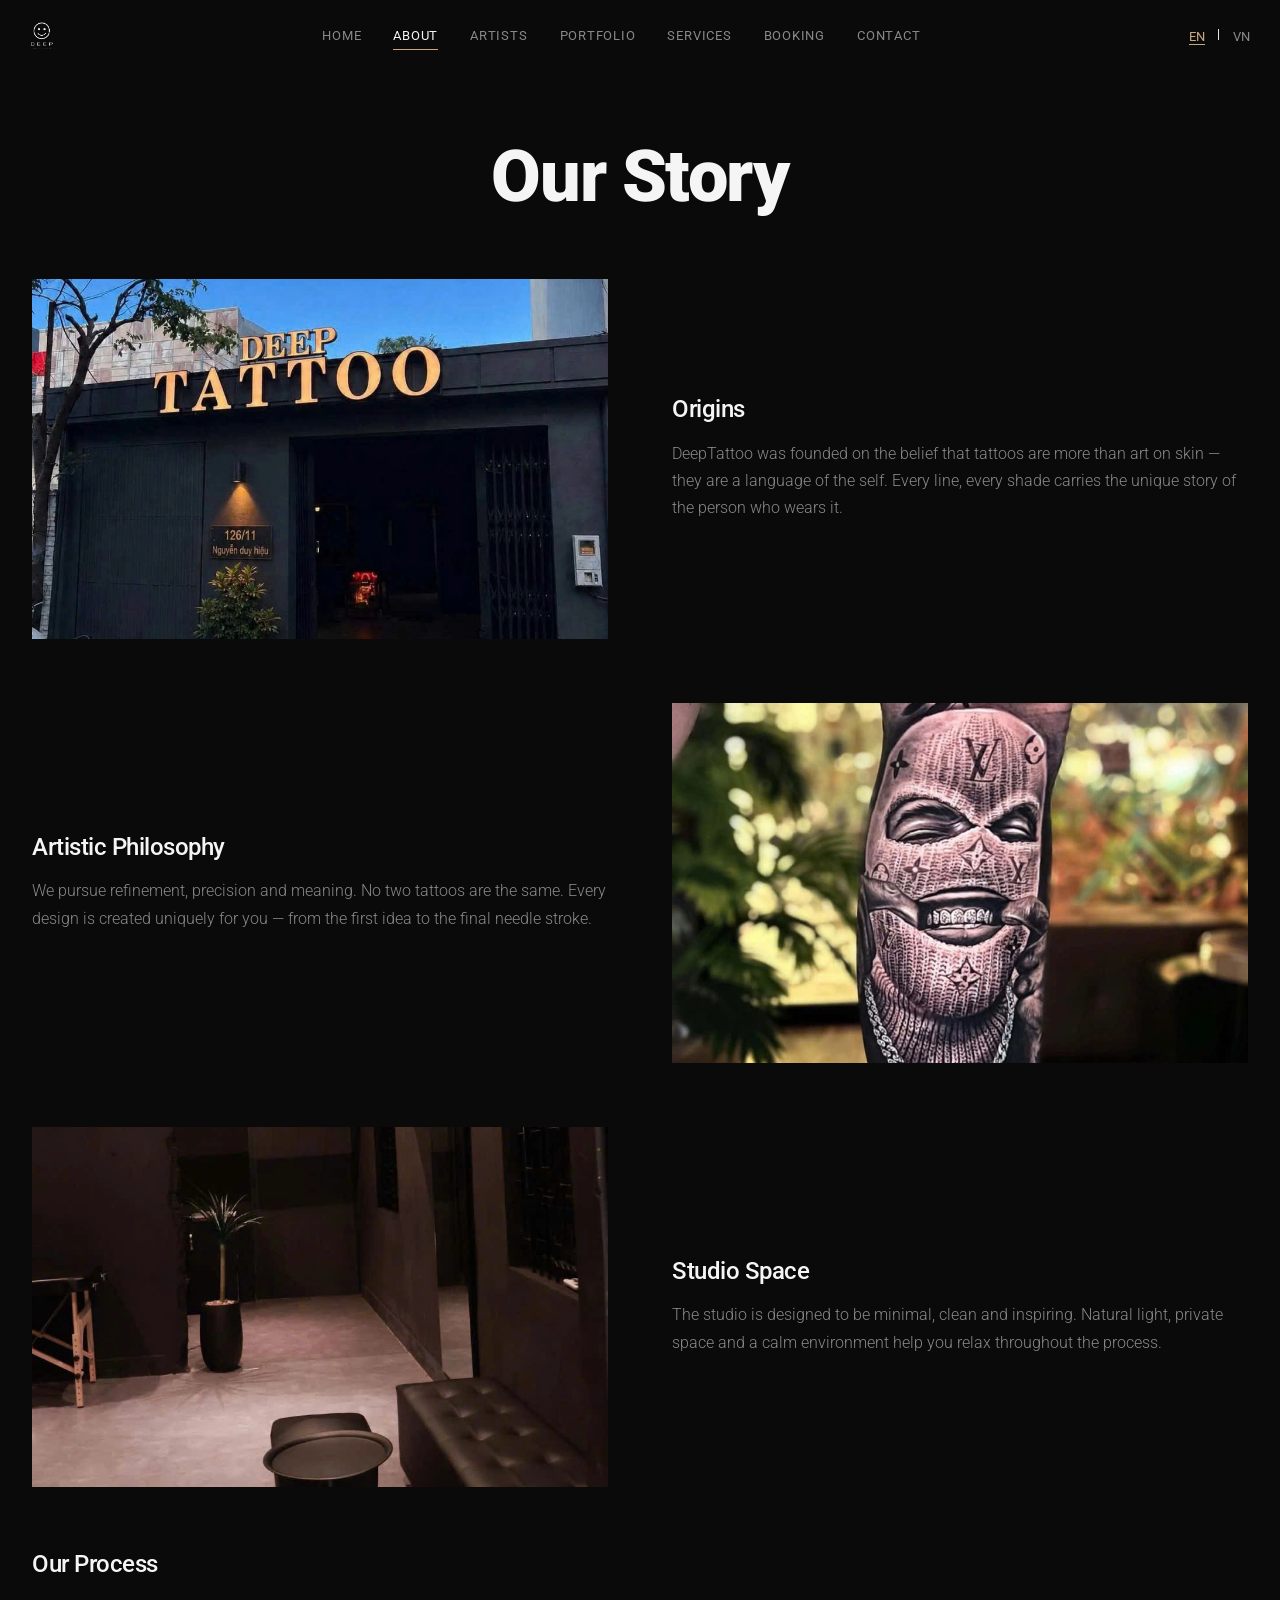
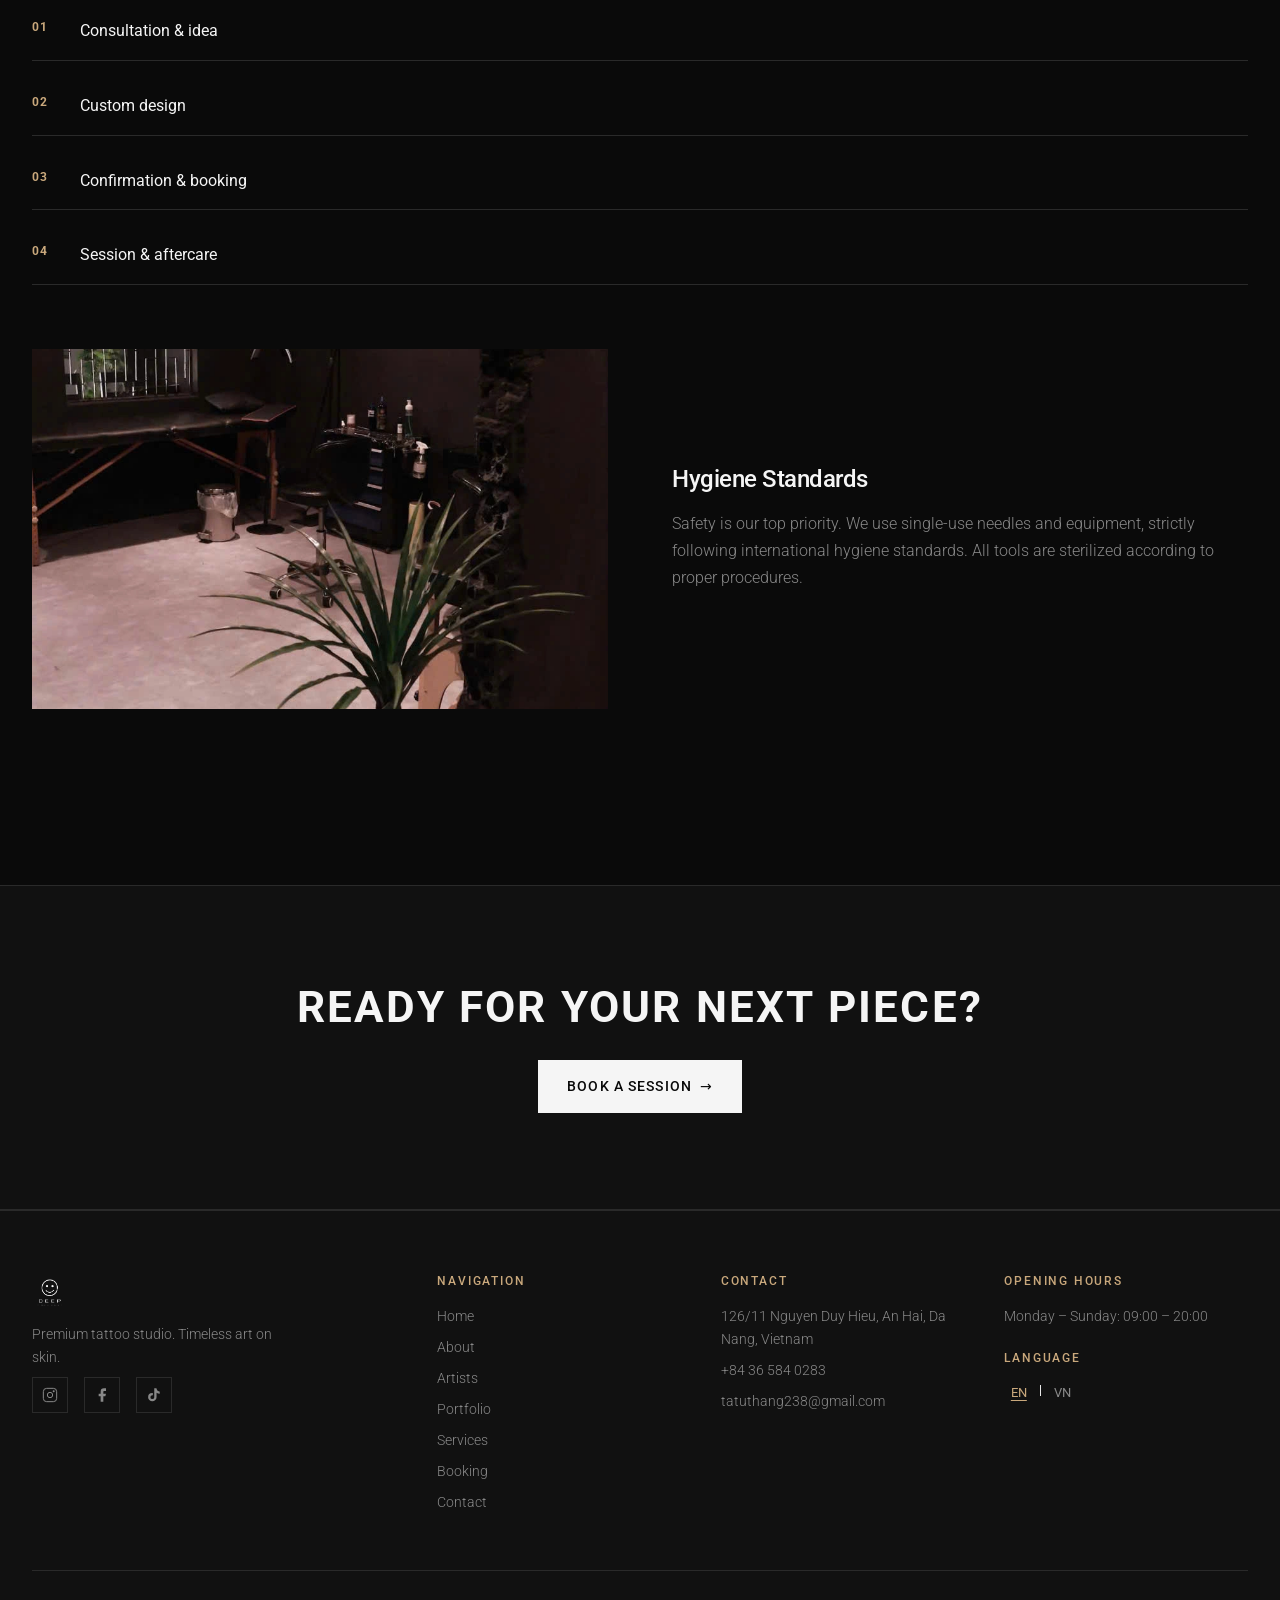
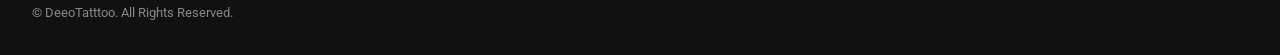
<file: about.html>
<!DOCTYPE html>
<html lang="vi">
<head>
  <meta charset="UTF-8" />
  <meta name="viewport" content="width=device-width, initial-scale=1.0" />
  <title>AETHER — Giới thiệu</title>
  <meta name="description" content="Câu chuyện, triết lý và không gian của AETHER Tattoo Studio." />
  <link rel="icon" href="data:image/svg+xml,<svg xmlns='http://www.w3.org/2000/svg' viewBox='0 0 100 100'><text y='.9em' font-size='90'>✦</text></svg>" />
  <link rel="preconnect" href="https://fonts.googleapis.com" />
  <link rel="preconnect" href="https://fonts.gstatic.com" crossorigin />
  <link href="https://fonts.googleapis.com/css2?family=Roboto:wght@300;400;500;700;900&display=swap" rel="stylesheet" />
  <link rel="stylesheet" href="css/style.css" />
  <link rel="stylesheet" href="css/responsive.css" />
  <link rel="stylesheet" href="css/animations.css" />
</head>
<body>
  <div class="page-loader">
    <div class="loader-logo"><img src="assets/images/logo.webp" alt="AETHER" width="160" height="48" /></div>
  </div>

  <header class="site-header">
    <div class="header-inner">
      <a href="index.html" class="logo"><img src="assets/images/logo.webp" alt="AETHER" class="logo-img" width="140" height="42" /></a>
      <nav class="nav-desktop" aria-label="Main">
        <a href="index.html" data-i18n="nav_home">Trang chủ</a>
        <a href="about.html" class="active" data-i18n="nav_about">Giới thiệu</a>
        <a href="artists.html" data-i18n="nav_artists">Nghệ sĩ</a>
        <a href="portfolio.html" data-i18n="nav_portfolio">Tác phẩm</a>
        <a href="services.html" data-i18n="nav_services">Dịch vụ</a>
        <a href="booking.html" data-i18n="nav_booking">Đặt lịch</a>
        <a href="contact.html" data-i18n="nav_contact">Liên hệ</a>
      </nav>
      <div class="header-actions">
        <div class="lang-switcher">
          <button class="lang-btn active" data-lang="en" type="button">EN</button>
          <span>|</span>
          <button class="lang-btn" data-lang="vi" type="button">VN</button>
        </div>
        <button class="menu-toggle" aria-label="Menu" aria-expanded="false" type="button">
          <span></span><span></span><span></span>
        </button>
      </div>
    </div>
  </header>

  <nav class="mobile-nav">
    <a href="index.html" data-i18n="nav_home">Trang chủ</a>
    <a href="about.html" data-i18n="nav_about">Giới thiệu</a>
    <a href="artists.html" data-i18n="nav_artists">Nghệ sĩ</a>
    <a href="portfolio.html" data-i18n="nav_portfolio">Tác phẩm</a>
    <a href="services.html" data-i18n="nav_services">Dịch vụ</a>
    <a href="booking.html" data-i18n="nav_booking">Đặt lịch</a>
    <a href="contact.html" data-i18n="nav_contact">Liên hệ</a>
  </nav>

  <main>
    <section class="page-hero">
      <div class="container">
        <h1 class="reveal" data-i18n="about_title">Câu Chuyện Của Chúng Tôi</h1>
      </div>
    </section>

    <section class="section" style="padding-top:0">
      <div class="container">
        <div class="about-section reveal">
          <div class="about-section-image">
            <img src="assets/images/4.webp" alt="Studio origins" loading="lazy" />
          </div>
          <div class="about-section-text">
            <h3 data-i18n="about_story_title">Nguồn Gốc</h3>
            <p data-i18n="about_story_text">AETHER được thành lập với niềm tin rằng hình xăm không chỉ là nghệ thuật trên da — đó là ngôn ngữ của bản thân. Mỗi đường nét, mỗi bóng đổ đều mang theo câu chuyện riêng của người mang nó.</p>
          </div>
        </div>

        <div class="about-section reveal">
          <div class="about-section-image">
            <img src="assets/images/studio/6.webp" alt="Artistic philosophy" loading="lazy" />
          </div>
          <div class="about-section-text">
            <h3 data-i18n="about_philosophy_title">Triết Lý Nghệ Thuật</h3>
            <p data-i18n="about_philosophy_text">Chúng tôi theo đuổi sự tinh tế, chính xác và ý nghĩa. Không có hình xăm nào giống nhau. Mỗi thiết kế được tạo ra riêng biệt cho bạn — từ ý tưởng đầu tiên đến đường kim cuối cùng.</p>
          </div>
        </div>

        <div class="about-section reveal">
          <div class="about-section-image">
            <img src="assets/images/1.webp" alt="Studio space" loading="lazy" />
          </div>
          <div class="about-section-text">
            <h3 data-i18n="about_space_title">Không Gian Studio</h3>
            <p data-i18n="about_space_text">Studio được thiết kế tối giản, sạch sẽ và truyền cảm hứng. Ánh sáng tự nhiên, không gian riêng tư và môi trường yên tĩnh giúp bạn thư giãn trong suốt quá trình.</p>
          </div>
        </div>

        <div class="about-section reveal" style="direction:ltr">
          <div class="about-section-text" style="grid-column:1/-1">
            <h3 data-i18n="about_process_title">Quy Trình Làm Việc</h3>
            <div class="process-list">
              <div class="process-item">
                <span class="process-num">01</span>
                <span data-i18n="about_process_1">Tư vấn & ý tưởng</span>
              </div>
              <div class="process-item">
                <span class="process-num">02</span>
                <span data-i18n="about_process_2">Thiết kế riêng</span>
              </div>
              <div class="process-item">
                <span class="process-num">03</span>
                <span data-i18n="about_process_3">Xác nhận & lịch hẹn</span>
              </div>
              <div class="process-item">
                <span class="process-num">04</span>
                <span data-i18n="about_process_4">Thực hiện & chăm sóc</span>
              </div>
            </div>
          </div>
        </div>

        <div class="about-section reveal">
          <div class="about-section-image">
            <img src="assets/images/3.webp" alt="Hygiene standards" loading="lazy" />
          </div>
          <div class="about-section-text">
            <h3 data-i18n="about_hygiene_title">Tiêu Chuẩn Vệ Sinh</h3>
            <p data-i18n="about_hygiene_text">An toàn là ưu tiên hàng đầu. Chúng tôi sử dụng kim và dụng cụ một lần, tuân thủ nghiêm ngặt các tiêu chuẩn vệ sinh quốc tế. Mọi thiết bị đều được tiệt trùng đúng quy trình.</p>
          </div>
        </div>
      </div>
    </section>

    <section class="cta-section reveal">
      <h2 data-i18n="cta_title">SẴN SÀNG CHO TÁC PHẨM TIẾP THEO?</h2>
      <a href="booking.html" class="btn btn-primary">
        <span data-i18n="cta_button">Đặt Lịch Ngay</span>
        <span class="arrow">→</span>
      </a>
    </section>
  </main>

  <footer class="site-footer">
    <div class="container">
      <div class="footer-grid">
        <div class="footer-brand">
          <a href="index.html" class="logo"><img src="assets/images/logo.webp" alt="AETHER" class="logo-img" width="140" height="42" /></a>
          <p data-i18n="footer_desc">Studio xăm hình cao cấp. Nghệ thuật vĩnh cửu trên da.</p>
          <div class="footer-social">
            <a href="https://www.instagram.com/deeptattoo_studio" target="_blank" rel="noopener" aria-label="Instagram"><svg viewBox="0 0 24 24" fill="none" stroke="currentColor" stroke-width="1.5"><rect x="2" y="2" width="20" height="20" rx="5"/><circle cx="12" cy="12" r="4"/><circle cx="17.5" cy="6.5" r="1.5" fill="currentColor" stroke="none"/></svg></a>
            <a href="https://www.facebook.com/deeptattoo.studio121" target="_blank" rel="noopener" aria-label="Facebook"><svg viewBox="0 0 24 24" fill="currentColor"><path d="M18 2h-3a5 5 0 00-5 5v3H7v4h3v8h4v-8h3l1-4h-4V7a1 1 0 011-1h3z"/></svg></a>
            <a href="#" onclick="return false" target="_blank" rel="noopener" aria-label="TikTok"><svg viewBox="0 0 24 24" fill="currentColor"><path d="M19.59 6.69a4.83 4.83 0 01-3.77-4.25V2h-3.45v13.67a2.89 2.89 0 01-2.88 2.5 2.89 2.89 0 01-2.89-2.89 2.89 2.89 0 012.89-2.89c.28 0 .54.04.79.1v-3.5a6.37 6.37 0 00-.79-.05A6.34 6.34 0 003.15 15.2a6.34 6.34 0 006.34 6.34 6.34 6.34 0 006.34-6.34V8.75a8.18 8.18 0 004.76 1.52V6.84a4.84 4.84 0 01-1-.15z"/></svg></a>
          </div>
        </div>
        <div class="footer-col">
          <h4 data-i18n="footer_nav">Điều hướng</h4>
          <a href="index.html" data-i18n="nav_home">Trang chủ</a>
          <a href="about.html" data-i18n="nav_about">Giới thiệu</a>
          <a href="artists.html" data-i18n="nav_artists">Nghệ sĩ</a>
          <a href="portfolio.html" data-i18n="nav_portfolio">Tác phẩm</a>
          <a href="services.html" data-i18n="nav_services">Dịch vụ</a>
          <a href="booking.html" data-i18n="nav_booking">Đặt lịch</a>
          <a href="contact.html" data-i18n="nav_contact">Liên hệ</a>
        </div>
        <div class="footer-col">
          <h4 data-i18n="footer_contact">Liên hệ</h4>
          <p data-config-address>126/11, Nguyễn Duy Hiệu, An Hải, Đà Nẵng</p>
          <a href="tel:+84365840283">+84 36 584 0283</a>
          <a href="mailto:tatuthang238@gmail.com">tatuthang238@gmail.com</a>
        </div>
        <div class="footer-col">
          <h4 data-i18n="footer_hours">Giờ mở cửa</h4>
          <p data-config-hours>Thứ 2 – Chủ nhật: 10:00 – 20:00</p>
          <h4 style="margin-top:1.5rem" data-i18n="footer_language">Ngôn ngữ</h4>
          <div class="lang-switcher">
            <button class="lang-btn active" data-lang="en" type="button">EN</button>
            <span>|</span>
            <button class="lang-btn" data-lang="vi" type="button">VN</button>
          </div>
        </div>
      </div>
      <div class="footer-bottom">
        <p>© DeeoTatttoo. <a href="https://www.facebook.com/duytam204" target="_blank" rel="noopener" > <span data-i18n="footer_rights">Develop by Harry.</span> </a></p> 
      </div>
    </div>
  </footer>

  <script src="js/config.js"></script>
  <script src="js/language.js"></script>
  <script src="js/main.js"></script>
</body>
</html>
</file>
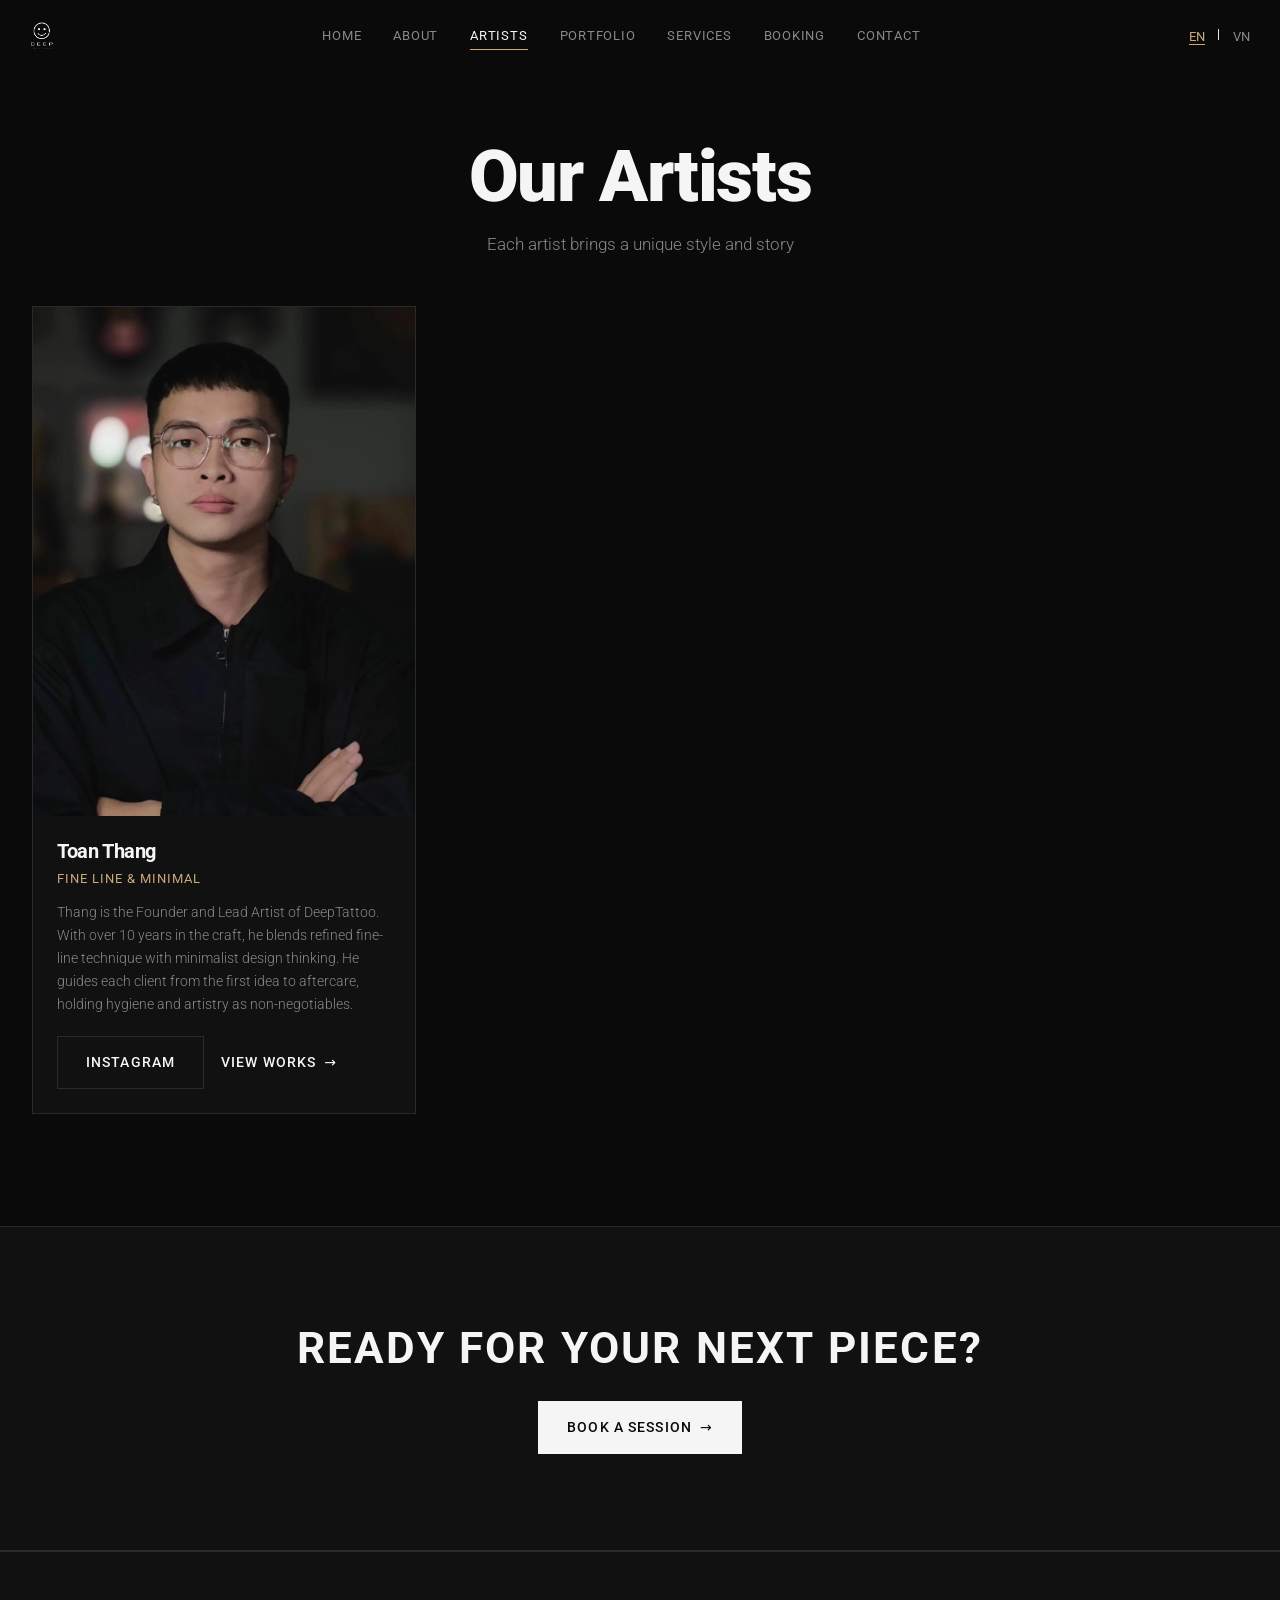
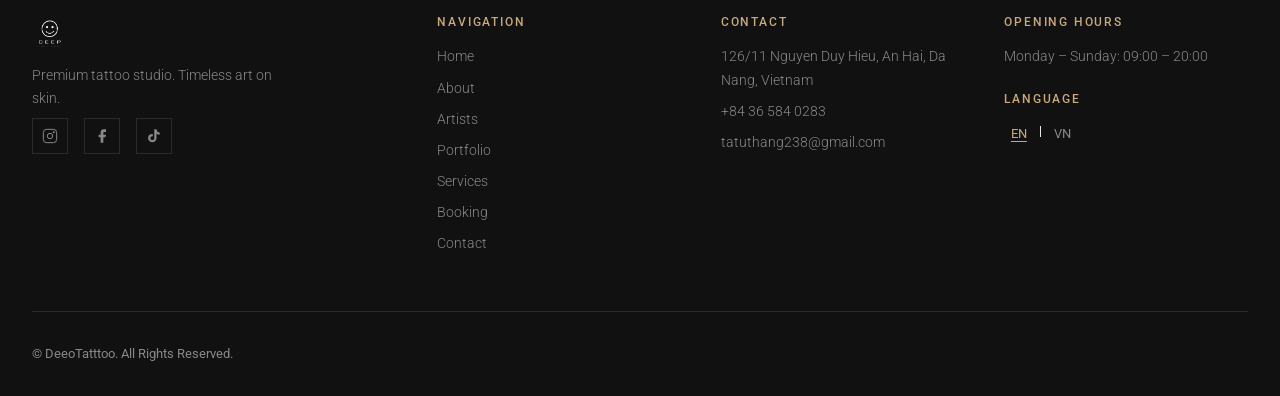
<file: artists.html>
<!DOCTYPE html>
<html lang="vi">
<head>
  <meta charset="UTF-8" />
  <meta name="viewport" content="width=device-width, initial-scale=1.0" />
  <title>DeepTattoo — Nghệ sĩ</title>
  <meta name="description" content="Gặp gỡ các tattoo artist tại DeepTattoo Studio." />
  <link rel="icon" href="data:image/svg+xml,<svg xmlns='http://www.w3.org/2000/svg' viewBox='0 0 100 100'><text y='.9em' font-size='90'>✦</text></svg>" />
  <link rel="preconnect" href="https://fonts.googleapis.com" />
  <link rel="preconnect" href="https://fonts.gstatic.com" crossorigin />
  <link href="https://fonts.googleapis.com/css2?family=Roboto:wght@300;400;500;700;900&display=swap" rel="stylesheet" />
  <link rel="stylesheet" href="css/style.css" />
  <link rel="stylesheet" href="css/responsive.css" />
  <link rel="stylesheet" href="css/animations.css" />
</head>
<body>
  <div class="page-loader">
    <div class="loader-logo"><img src="assets/images/logo.webp" alt="DeepTattoo" width="160" height="48" /></div>
  </div>

  <header class="site-header">
    <div class="header-inner">
      <a href="index.html" class="logo"><img src="assets/images/logo.webp" alt="DeepTattoo" class="logo-img" width="140" height="42" /></a>
      <nav class="nav-desktop" aria-label="Main">
        <a href="index.html" data-i18n="nav_home">Trang chủ</a>
        <a href="about.html" data-i18n="nav_about">Giới thiệu</a>
        <a href="artists.html" class="active" data-i18n="nav_artists">Nghệ sĩ</a>
        <a href="portfolio.html" data-i18n="nav_portfolio">Tác phẩm</a>
        <a href="services.html" data-i18n="nav_services">Dịch vụ</a>
        <a href="booking.html" data-i18n="nav_booking">Đặt lịch</a>
        <a href="contact.html" data-i18n="nav_contact">Liên hệ</a>
      </nav>
      <div class="header-actions">
        <div class="lang-switcher">
          <button class="lang-btn active" data-lang="en" type="button">EN</button>
          <span>|</span>
          <button class="lang-btn" data-lang="vi" type="button">VN</button>
        </div>
        <button class="menu-toggle" aria-label="Menu" aria-expanded="false" type="button">
          <span></span><span></span><span></span>
        </button>
      </div>
    </div>
  </header>

  <nav class="mobile-nav">
    <a href="index.html" data-i18n="nav_home">Trang chủ</a>
    <a href="about.html" data-i18n="nav_about">Giới thiệu</a>
    <a href="artists.html" data-i18n="nav_artists">Nghệ sĩ</a>
    <a href="portfolio.html" data-i18n="nav_portfolio">Tác phẩm</a>
    <a href="services.html" data-i18n="nav_services">Dịch vụ</a>
    <a href="booking.html" data-i18n="nav_booking">Đặt lịch</a>
    <a href="contact.html" data-i18n="nav_contact">Liên hệ</a>
  </nav>

  <main>
    <section class="page-hero">
      <div class="container">
        <h1 class="reveal" data-i18n="artists_title">Nghệ Sĩ Của Chúng Tôi</h1>
        <p class="section-subtitle reveal" data-i18n="artists_subtitle">Mỗi nghệ sĩ mang một phong cách và câu chuyện riêng</p>
      </div>
    </section>

    <section class="section" style="padding-top:0">
      <div class="container">
        <div class="artists-grid" style="max-width:100%">
          <article class="artist-card reveal">
            <div class="artist-portrait">
              <img src="assets/images/artists/avt.webp" alt="Toan Thang" loading="lazy" />
            </div>
            <div class="artist-info">
              <h3 class="artist-name">Toan Thang</h3>
              <p class="artist-specialty" data-artist-specialty="linh">Fine Line & Minimal</p>
              <p class="artist-bio" data-artist-bio="thang">Thắng chuyên về fine line và minimal tattoo với hơn 10 năm kinh nghiệm. Phong cách của anh ấy tinh tế, thanh lịch và đầy cảm xúc.</p>
              <div class="artist-actions">
                <a href="https://www.instagram.com/toanthang.tattoo" target="_blank" rel="noopener" class="btn btn-outline" data-i18n="instagram">Instagram</a>
                <a href="portfolio.html" class="btn btn-ghost"><span data-i18n="view_portfolio">Xem Tác Phẩm</span> <span class="arrow">→</span></a>
              </div>
            </div>
          </article>

          <!-- <article class="artist-card reveal">
            <div class="artist-portrait">
              <img src="assets/images/artists/avt.jpg" alt="Khoa Tran" loading="lazy" />
            </div>
            <div class="artist-info">
              <h3 class="artist-name">Khoa Tran</h3>
              <p class="artist-specialty" data-artist-specialty="khoa">Blackwork & Japanese</p>
              <p class="artist-bio" data-artist-bio="khoa">Khoa là bậc thầy về blackwork và Japanese tattoo. Những tác phẩm của anh mang đậm tính biểu tượng và sức mạnh.</p>
              <div class="artist-actions">
                <a href="https://www.instagram.com/toanthang.tattoo" target="_blank" rel="noopener" class="btn btn-outline" data-i18n="instagram">Instagram</a>
                <a href="portfolio.html" class="btn btn-ghost"><span data-i18n="view_portfolio">Xem Tác Phẩm</span> <span class="arrow">→</span></a>
              </div>
            </div>
          </article>

          <article class="artist-card reveal">
            <div class="artist-portrait">
              <img src="assets/images/artists/avt.jpg" alt="Mai Pham" loading="lazy" />
            </div>
            <div class="artist-info">
              <h3 class="artist-name">Mai Pham</h3>
              <p class="artist-specialty" data-artist-specialty="mai">Realism & Portrait</p>
              <p class="artist-bio" data-artist-bio="mai">Mai nổi tiếng với khả năng vẽ realism và chân dung siêu thực. Mỗi tác phẩm của cô như một bức tranh sống.</p>
              <div class="artist-actions">
                <a href="https://www.instagram.com/toanthang.tattoo" target="_blank" rel="noopener" class="btn btn-outline" data-i18n="instagram">Instagram</a>
                <a href="portfolio.html" class="btn btn-ghost"><span data-i18n="view_portfolio">Xem Tác Phẩm</span> <span class="arrow">→</span></a>
              </div>
            </div>
          </article> -->
        </div>
      </div>
    </section>

    <section class="cta-section reveal">
      <h2 data-i18n="cta_title">SẴN SÀNG CHO TÁC PHẨM TIẾP THEO?</h2>
      <a href="booking.html" class="btn btn-primary">
        <span data-i18n="cta_button">Đặt Lịch Ngay</span>
        <span class="arrow">→</span>
      </a>
    </section>
  </main>

  <footer class="site-footer">
    <div class="container">
      <div class="footer-grid">
        <div class="footer-brand">
          <a href="index.html" class="logo"><img src="assets/images/logo.webp" alt="DeepTattoo" class="logo-img" width="140" height="42" /></a>
          <p data-i18n="footer_desc">Studio xăm hình cao cấp. Nghệ thuật vĩnh cửu trên da.</p>
          <div class="footer-social">
            <a href="https://www.instagram.com/deeptattoo_studio" target="_blank" rel="noopener" aria-label="Instagram"><svg viewBox="0 0 24 24" fill="none" stroke="currentColor" stroke-width="1.5"><rect x="2" y="2" width="20" height="20" rx="5"/><circle cx="12" cy="12" r="4"/><circle cx="17.5" cy="6.5" r="1.5" fill="currentColor" stroke="none"/></svg></a>
            <a href="https://www.facebook.com/deeptattoo.studio121" target="_blank" rel="noopener" aria-label="Facebook"><svg viewBox="0 0 24 24" fill="currentColor"><path d="M18 2h-3a5 5 0 00-5 5v3H7v4h3v8h4v-8h3l1-4h-4V7a1 1 0 011-1h3z"/></svg></a>
            <a href="#" onclick="return false" target="_blank" rel="noopener" aria-label="TikTok"><svg viewBox="0 0 24 24" fill="currentColor"><path d="M19.59 6.69a4.83 4.83 0 01-3.77-4.25V2h-3.45v13.67a2.89 2.89 0 01-2.88 2.5 2.89 2.89 0 01-2.89-2.89 2.89 2.89 0 012.89-2.89c.28 0 .54.04.79.1v-3.5a6.37 6.37 0 00-.79-.05A6.34 6.34 0 003.15 15.2a6.34 6.34 0 006.34 6.34 6.34 6.34 0 006.34-6.34V8.75a8.18 8.18 0 004.76 1.52V6.84a4.84 4.84 0 01-1-.15z"/></svg></a>
          </div>
        </div>
        <div class="footer-col">
          <h4 data-i18n="footer_nav">Điều hướng</h4>
          <a href="index.html" data-i18n="nav_home">Trang chủ</a>
          <a href="about.html" data-i18n="nav_about">Giới thiệu</a>
          <a href="artists.html" data-i18n="nav_artists">Nghệ sĩ</a>
          <a href="portfolio.html" data-i18n="nav_portfolio">Tác phẩm</a>
          <a href="services.html" data-i18n="nav_services">Dịch vụ</a>
          <a href="booking.html" data-i18n="nav_booking">Đặt lịch</a>
          <a href="contact.html" data-i18n="nav_contact">Liên hệ</a>
        </div>
        <div class="footer-col">
          <h4 data-i18n="footer_contact">Liên hệ</h4>
          <p data-config-address>126/11, Nguyễn Duy Hiệu, An Hải, Đà Nẵng</p>
          <a href="tel:+84365840283">+84 36 584 0283</a>
          <a href="mailto:tatuthang238@gmail.com">tatuthang238@gmail.com</a>
        </div>
        <div class="footer-col">
          <h4 data-i18n="footer_hours">Giờ mở cửa</h4>
          <p data-config-hours>Thứ 2 – Chủ nhật: 10:00 – 20:00</p>
          <h4 style="margin-top:1.5rem" data-i18n="footer_language">Ngôn ngữ</h4>
          <div class="lang-switcher">
            <button class="lang-btn active" data-lang="en" type="button">EN</button>
            <span>|</span>
            <button class="lang-btn" data-lang="vi" type="button">VN</button>
          </div>
        </div>
      </div>
      <div class="footer-bottom">
        <p>© DeeoTatttoo. <a href="https://www.facebook.com/duytam204" target="_blank" rel="noopener" > <span data-i18n="footer_rights">Develop by Harry.</span> </a></p> 
      </div>
    </div>
  </footer>

  <script src="js/config.js"></script>
  <script src="js/language.js"></script>
  <script src="js/main.js"></script>
</body>
</html>
</file>
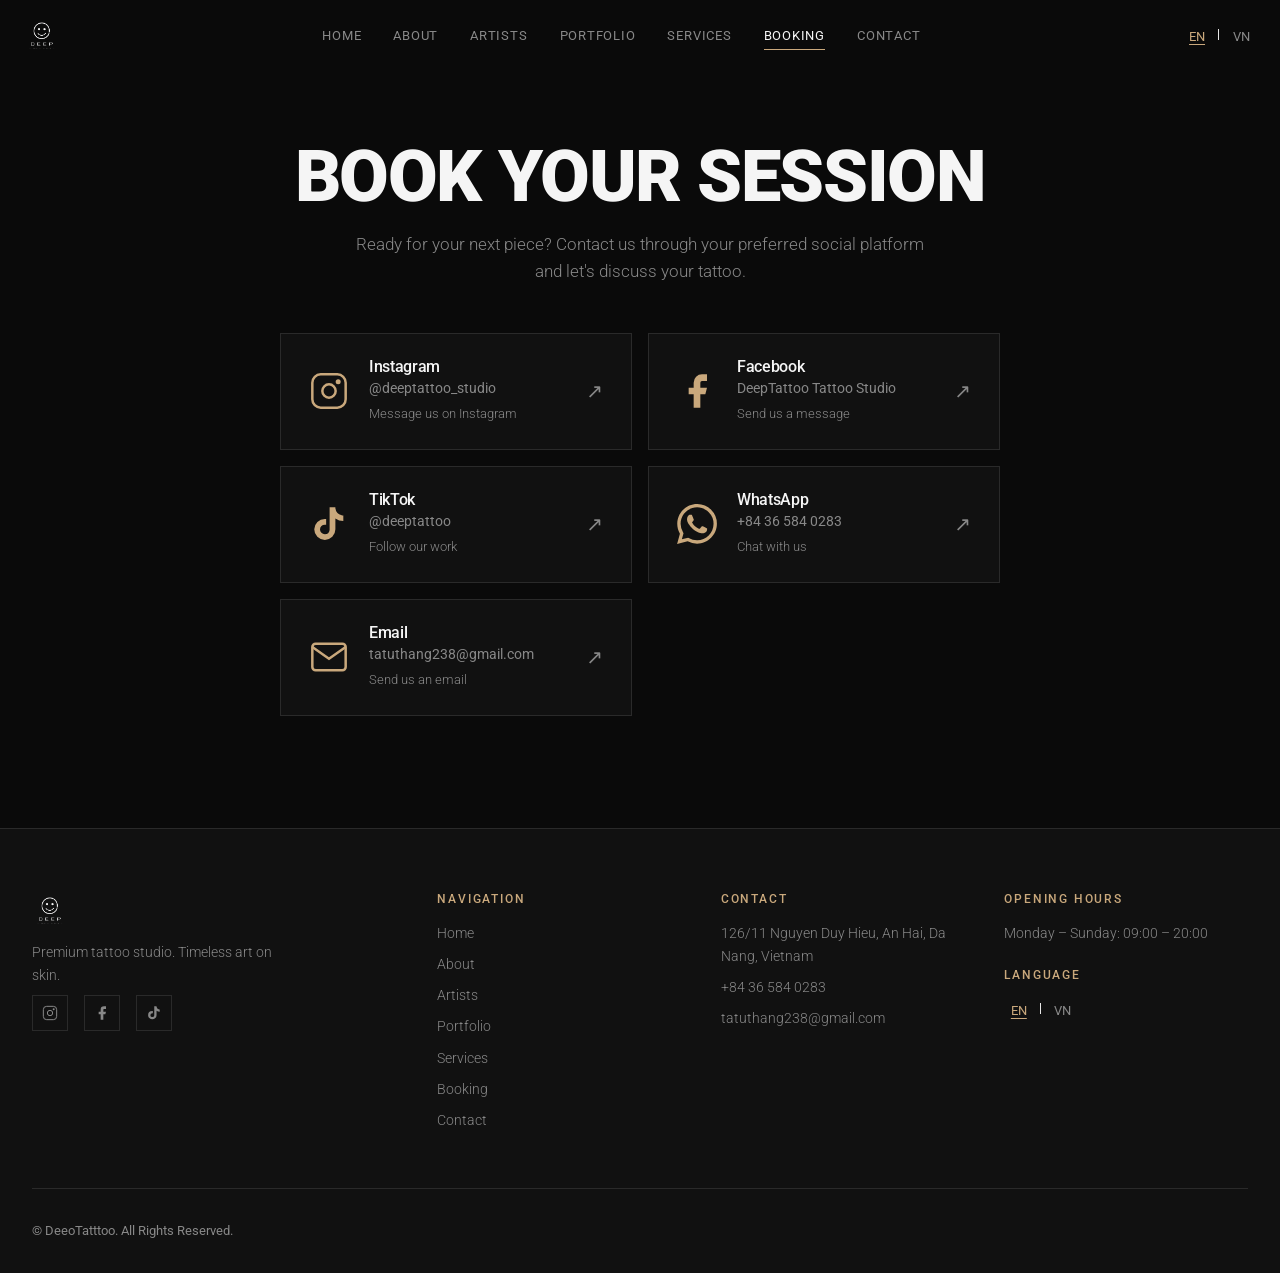
<file: booking.html>
<!DOCTYPE html>
<html lang="vi">
<head>
  <meta charset="UTF-8" />
  <meta name="viewport" content="width=device-width, initial-scale=1.0" />
  <title>AETHER — Đặt lịch</title>
  <meta name="description" content="Đặt lịch xăm hình tại AETHER qua Instagram, WhatsApp, Email." />
  <link rel="icon" href="data:image/svg+xml,<svg xmlns='http://www.w3.org/2000/svg' viewBox='0 0 100 100'><text y='.9em' font-size='90'>✦</text></svg>" />
  <link rel="preconnect" href="https://fonts.googleapis.com" />
  <link rel="preconnect" href="https://fonts.gstatic.com" crossorigin />
  <link href="https://fonts.googleapis.com/css2?family=Roboto:wght@300;400;500;700;900&display=swap" rel="stylesheet" />
  <link rel="stylesheet" href="css/style.css" />
  <link rel="stylesheet" href="css/responsive.css" />
  <link rel="stylesheet" href="css/animations.css" />
</head>
<body>
  <div class="page-loader">
    <div class="loader-logo"><img src="assets/images/logo.webp" alt="AETHER" width="160" height="48" /></div>
  </div>

  <header class="site-header">
    <div class="header-inner">
      <a href="index.html" class="logo"><img src="assets/images/logo.webp" alt="AETHER" class="logo-img" width="140" height="42" /></a>
      <nav class="nav-desktop" aria-label="Main">
        <a href="index.html" data-i18n="nav_home">Trang chủ</a>
        <a href="about.html" data-i18n="nav_about">Giới thiệu</a>
        <a href="artists.html" data-i18n="nav_artists">Nghệ sĩ</a>
        <a href="portfolio.html" data-i18n="nav_portfolio">Tác phẩm</a>
        <a href="services.html" data-i18n="nav_services">Dịch vụ</a>
        <a href="booking.html" class="active" data-i18n="nav_booking">Đặt lịch</a>
        <a href="contact.html" data-i18n="nav_contact">Liên hệ</a>
      </nav>
      <div class="header-actions">
        <div class="lang-switcher">
          <button class="lang-btn active" data-lang="en" type="button">EN</button>
          <span>|</span>
          <button class="lang-btn" data-lang="vi" type="button">VN</button>
        </div>
        <button class="menu-toggle" aria-label="Menu" aria-expanded="false" type="button">
          <span></span><span></span><span></span>
        </button>
      </div>
    </div>
  </header>

  <nav class="mobile-nav">
    <a href="index.html" data-i18n="nav_home">Trang chủ</a>
    <a href="about.html" data-i18n="nav_about">Giới thiệu</a>
    <a href="artists.html" data-i18n="nav_artists">Nghệ sĩ</a>
    <a href="portfolio.html" data-i18n="nav_portfolio">Tác phẩm</a>
    <a href="services.html" data-i18n="nav_services">Dịch vụ</a>
    <a href="booking.html" data-i18n="nav_booking">Đặt lịch</a>
    <a href="contact.html" data-i18n="nav_contact">Liên hệ</a>
  </nav>

  <main>
    <section class="page-hero">
      <div class="container">
        <h1 class="reveal" data-i18n="booking_title">ĐẶT LỊCH</h1>
        <p class="section-subtitle reveal" data-i18n="booking_subtitle">Sẵn sàng cho tác phẩm tiếp theo? Liên hệ với chúng tôi qua nền tảng bạn yêu thích để thảo luận về hình xăm của bạn.</p>
      </div>
    </section>

    <section class="section" style="padding-top:0">
      <div class="container">
        <div id="social-cards" class="social-cards reveal-stagger"></div>
      </div>
    </section>
  </main>

  <footer class="site-footer">
    <div class="container">
      <div class="footer-grid">
        <div class="footer-brand">
          <a href="index.html" class="logo"><img src="assets/images/logo.webp" alt="DeepTattoo" class="logo-img" width="140" height="42" /></a>
          <p data-i18n="footer_desc">Studio xăm hình cao cấp. Nghệ thuật vĩnh cửu trên da.</p>
          <div class="footer-social">
            <a href="https://www.instagram.com/deeptattoo_studio" target="_blank" rel="noopener" aria-label="Instagram"><svg viewBox="0 0 24 24" fill="none" stroke="currentColor" stroke-width="1.5"><rect x="2" y="2" width="20" height="20" rx="5"/><circle cx="12" cy="12" r="4"/><circle cx="17.5" cy="6.5" r="1.5" fill="currentColor" stroke="none"/></svg></a>
            <a href="https://www.facebook.com/deeptattoo.studio121" target="_blank" rel="noopener" aria-label="Facebook"><svg viewBox="0 0 24 24" fill="currentColor"><path d="M18 2h-3a5 5 0 00-5 5v3H7v4h3v8h4v-8h3l1-4h-4V7a1 1 0 011-1h3z"/></svg></a>
            <a href="#" onclick="return false" target="_blank" rel="noopener" aria-label="TikTok"><svg viewBox="0 0 24 24" fill="currentColor"><path d="M19.59 6.69a4.83 4.83 0 01-3.77-4.25V2h-3.45v13.67a2.89 2.89 0 01-2.88 2.5 2.89 2.89 0 01-2.89-2.89 2.89 2.89 0 012.89-2.89c.28 0 .54.04.79.1v-3.5a6.37 6.37 0 00-.79-.05A6.34 6.34 0 003.15 15.2a6.34 6.34 0 006.34 6.34 6.34 6.34 0 006.34-6.34V8.75a8.18 8.18 0 004.76 1.52V6.84a4.84 4.84 0 01-1-.15z"/></svg></a>
          </div>
        </div>
        <div class="footer-col">
          <h4 data-i18n="footer_nav">Điều hướng</h4>
          <a href="index.html" data-i18n="nav_home">Trang chủ</a>
          <a href="about.html" data-i18n="nav_about">Giới thiệu</a>
          <a href="artists.html" data-i18n="nav_artists">Nghệ sĩ</a>
          <a href="portfolio.html" data-i18n="nav_portfolio">Tác phẩm</a>
          <a href="services.html" data-i18n="nav_services">Dịch vụ</a>
          <a href="booking.html" data-i18n="nav_booking">Đặt lịch</a>
          <a href="contact.html" data-i18n="nav_contact">Liên hệ</a>
        </div>
        <div class="footer-col">
          <h4 data-i18n="footer_contact">Liên hệ</h4>
          <p data-config-address>126/11, Nguyễn Duy Hiệu, An Hải, Đà Nẵng</p>
          <a href="tel:+84365840283">+84 36 584 0283</a>
          <a href="mailto:tatuthang238@gmail.com">tatuthang238@gmail.com</a>
        </div>
        <div class="footer-col">
          <h4 data-i18n="footer_hours">Giờ mở cửa</h4>
          <p data-config-hours>Thứ 2 – Chủ nhật: 10:00 – 20:00</p>
          <h4 style="margin-top:1.5rem" data-i18n="footer_language">Ngôn ngữ</h4>
          <div class="lang-switcher">
            <button class="lang-btn active" data-lang="en" type="button">EN</button>
            <span>|</span>
            <button class="lang-btn" data-lang="vi" type="button">VN</button>
          </div>
        </div>
      </div>
      <div class="footer-bottom">
        <p>© DeeoTatttoo. <a href="https://www.facebook.com/duytam204" target="_blank" rel="noopener" > <span data-i18n="footer_rights">Develop by Harry.</span> </a></p> 
      </div>
    </div>
  </footer>

  <script src="js/config.js"></script>
  <script src="js/language.js"></script>
  <script src="js/main.js"></script>
  <script src="js/booking.js"></script>
</body>
</html>
</file>
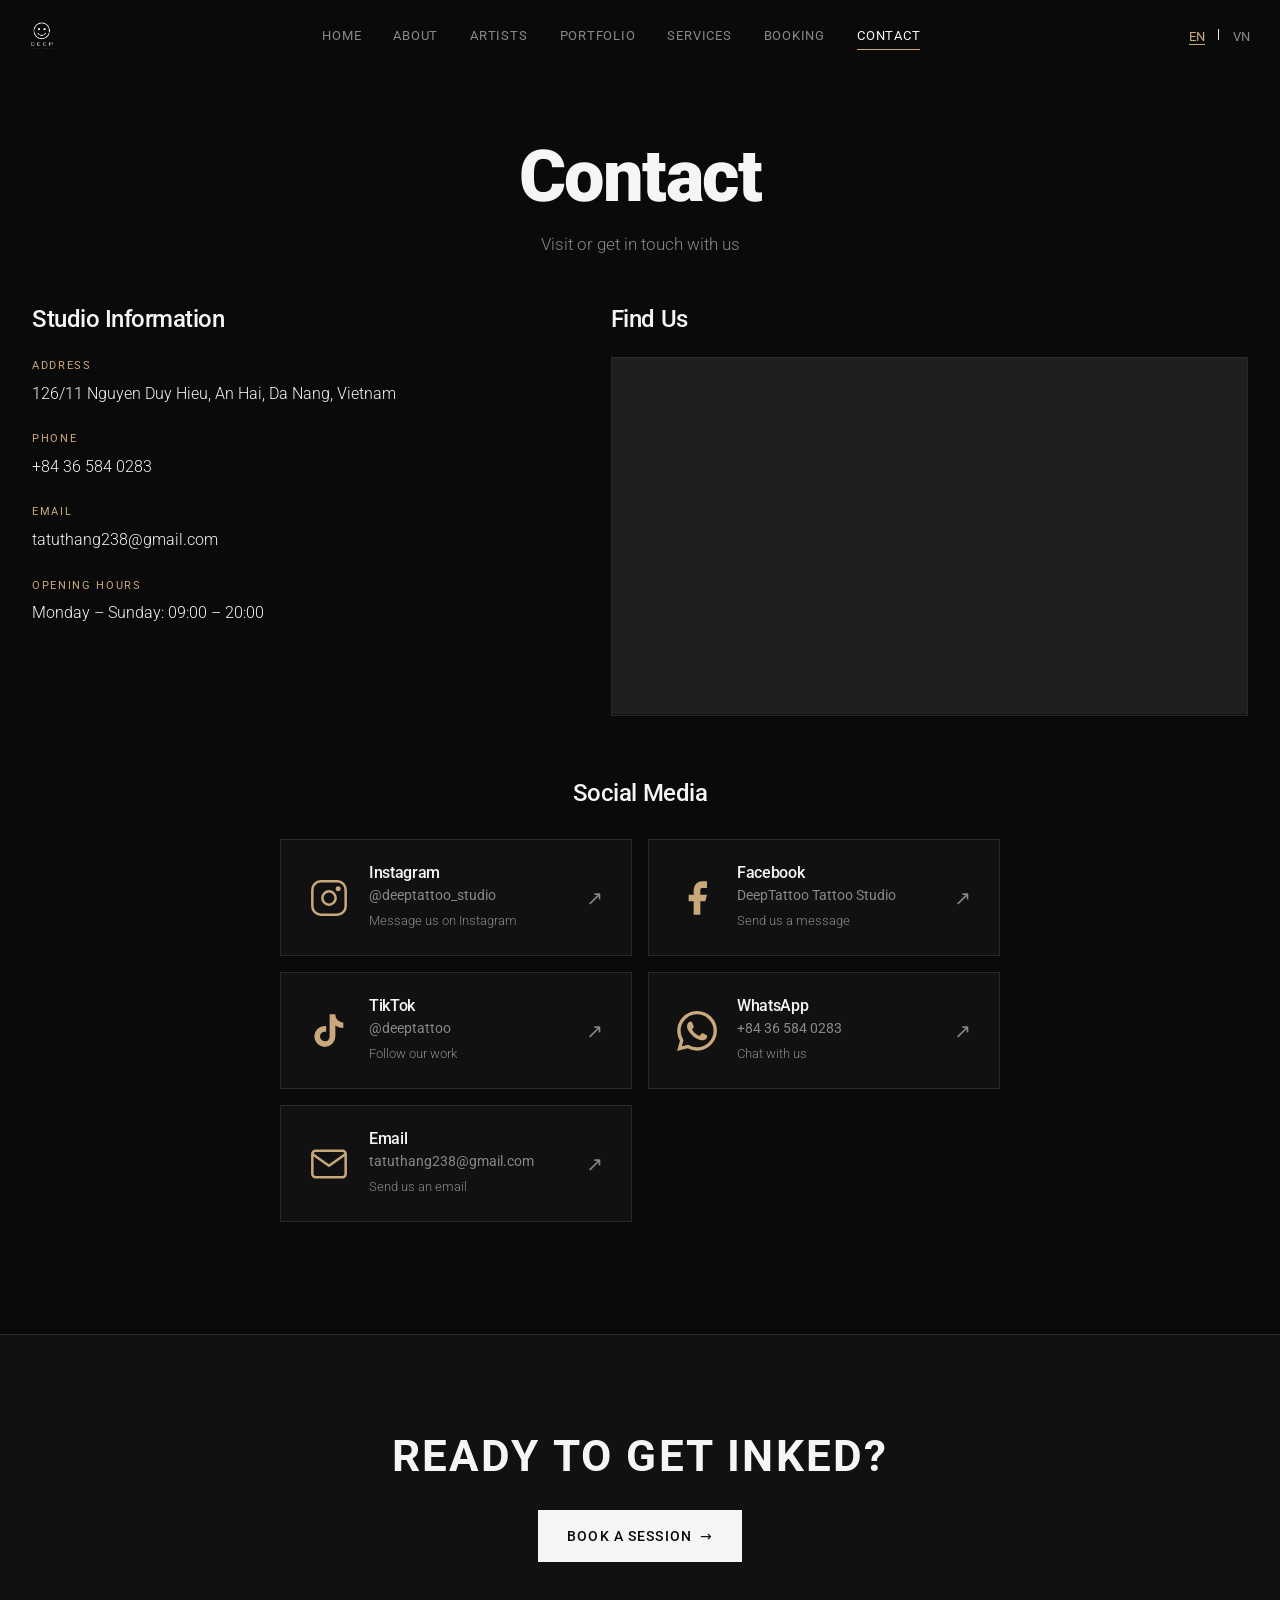
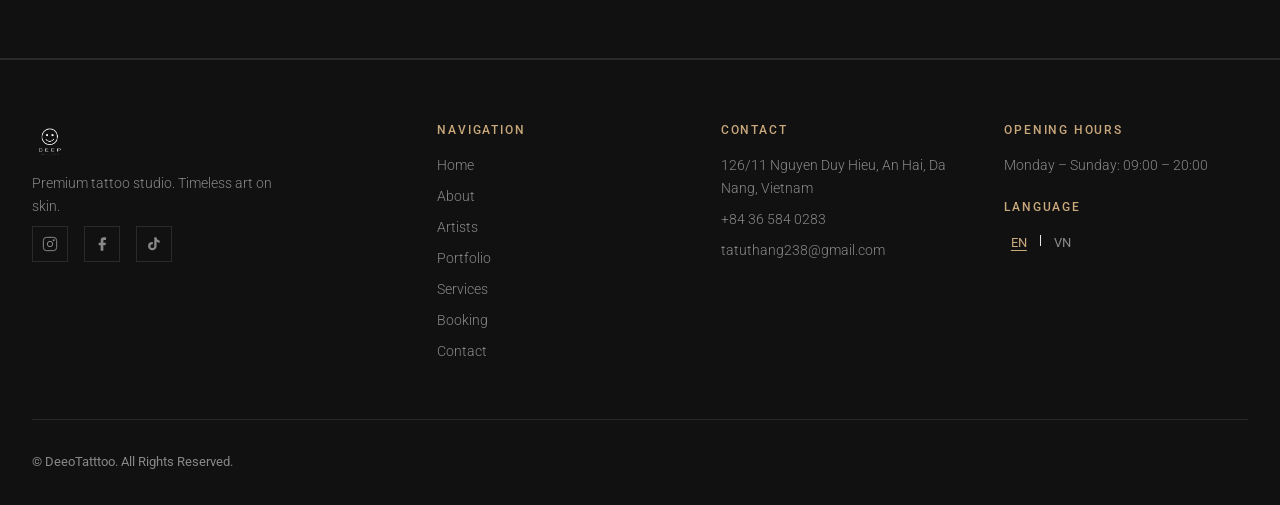
<file: contact.html>
<!DOCTYPE html>
<html lang="vi">
<head>
  <meta charset="UTF-8" />
  <meta name="viewport" content="width=device-width, initial-scale=1.0" />
  <title>AETHER — Liên hệ</title>
  <meta name="description" content="Liên hệ AETHER Tattoo Studio — địa chỉ, giờ mở cửa và mạng xã hội." />
  <link rel="icon" href="data:image/svg+xml,<svg xmlns='http://www.w3.org/2000/svg' viewBox='0 0 100 100'><text y='.9em' font-size='90'>✦</text></svg>" />
  <link rel="preconnect" href="https://fonts.googleapis.com" />
  <link rel="preconnect" href="https://fonts.gstatic.com" crossorigin />
  <link href="https://fonts.googleapis.com/css2?family=Roboto:wght@300;400;500;700;900&display=swap" rel="stylesheet" />
  <link rel="stylesheet" href="css/style.css" />
  <link rel="stylesheet" href="css/responsive.css" />
  <link rel="stylesheet" href="css/animations.css" />
</head>
<body>
  <div class="page-loader">
    <div class="loader-logo"><img src="assets/images/logo.webp" alt="AETHER" width="160" height="48" /></div>
  </div>

  <header class="site-header">
    <div class="header-inner">
      <a href="index.html" class="logo"><img src="assets/images/logo.webp" alt="AETHER" class="logo-img" width="140" height="42" /></a>
      <nav class="nav-desktop" aria-label="Main">
        <a href="index.html" data-i18n="nav_home">Trang chủ</a>
        <a href="about.html" data-i18n="nav_about">Giới thiệu</a>
        <a href="artists.html" data-i18n="nav_artists">Nghệ sĩ</a>
        <a href="portfolio.html" data-i18n="nav_portfolio">Tác phẩm</a>
        <a href="services.html" data-i18n="nav_services">Dịch vụ</a>
        <a href="booking.html" data-i18n="nav_booking">Đặt lịch</a>
        <a href="contact.html" class="active" data-i18n="nav_contact">Liên hệ</a>
      </nav>
      <div class="header-actions">
        <div class="lang-switcher" role="group" aria-label="Language">
          <button class="lang-btn active" data-lang="en" type="button">EN</button>
          <span>|</span>
          <button class="lang-btn" data-lang="vi" type="button">VN</button>
        </div>
        <button class="menu-toggle" aria-label="Menu" aria-expanded="false" type="button">
          <span></span><span></span><span></span>
        </button>
      </div>
    </div>
  </header>

  <nav class="mobile-nav">
    <a href="index.html" data-i18n="nav_home">Trang chủ</a>
    <a href="about.html" data-i18n="nav_about">Giới thiệu</a>
    <a href="artists.html" data-i18n="nav_artists">Nghệ sĩ</a>
    <a href="portfolio.html" data-i18n="nav_portfolio">Tác phẩm</a>
    <a href="services.html" data-i18n="nav_services">Dịch vụ</a>
    <a href="booking.html" data-i18n="nav_booking">Đặt lịch</a>
    <a href="contact.html" data-i18n="nav_contact">Liên hệ</a>
  </nav>

  <main>
    <section class="page-hero">
      <div class="container">
        <h1 class="reveal" data-i18n="contact_title">Liên Hệ</h1>
        <p class="section-subtitle reveal" data-i18n="contact_subtitle">Hãy đến thăm hoặc liên hệ với chúng tôi</p>
      </div>
    </section>

    <section class="section" style="padding-top:0">
      <div class="container">
        <div class="contact-grid">
          <div class="reveal">
            <h3 style="margin-bottom:1.5rem" data-i18n="studio_info">Thông Tin Studio</h3>
            <div class="contact-info-list">
              <div class="contact-info-item">
                <label data-i18n="address_label">Địa chỉ</label>
                <p data-config-address>123 Nguyễn Huệ, Quận 1, TP. Hồ Chí Minh</p>
              </div>
              <div class="contact-info-item">
                <label data-i18n="phone_label">Điện thoại</label>
                <a href="tel:+84365840283">+84 36 584 0283</a>
              </div>
              <div class="contact-info-item">
                <label data-i18n="email_label">Email</label>
                <a href="mailto:tatuthang238@gmail.com">tatuthang238@gmail.com</a>
              </div>
              <div class="contact-info-item">
                <label data-i18n="hours_label">Giờ mở cửa</label>
                <p data-config-hours>Thứ 2 – Chủ nhật: 10:00 – 20:00</p>
              </div>
            </div>
          </div>
          <div class="reveal">
            <h3 style="margin-bottom:1.5rem" data-i18n="find_us">Tìm Chúng Tôi</h3>
            <div class="map-container">
              <iframe src="https://www.google.com/maps/embed?pb=!1m18!1m12!1m3!1d3834.1974301215914!2d108.23793257546598!3d16.055241484622233!2m3!1f0!2f0!3f0!3m2!1i1024!2i768!4f13.1!3m3!1m2!1s0x3142177db59b5ddf%3A0x1a8e96bb900887c8!2zMTI2LzExIE5ndXnhu4VuIER1eSBIaeG7h3UsIEFuIEjhuqNpLCDEkMOgIE7hurVuZyA1MDAwMCwgVmlldG5hbQ!5e0!3m2!1sen!2sus!4v1790586792755!5m2!1sen!2sus" allowfullscreen="" loading="lazy" referrerpolicy="no-referrer-when-downgrade" title="DeepTattoo Studio location"></iframe>
            </div>
          </div>
        </div>

        <div style="margin-top:4rem">
          <h3 class="text-center reveal" style="margin-bottom:2rem" data-i18n="social_media">Mạng Xã Hội</h3>
          <div id="social-cards" class="social-cards reveal-stagger"></div>
        </div>
      </div>
    </section>

    <section class="cta-section reveal">
      <h2 data-i18n="ready_inked">SẴN SÀNG XĂM HÌNH?</h2>
      <a href="booking.html" class="btn btn-primary">
        <span data-i18n="book_session">Đặt Lịch</span>
        <span class="arrow">→</span>
      </a>
    </section>
  </main>

  <footer class="site-footer">
    <div class="container">
      <div class="footer-grid">
        <div class="footer-brand">
          <a href="index.html" class="logo"><img src="assets/images/logo.webp" alt="DeepTattoo" class="logo-img" width="140" height="42" /></a>
          <p data-i18n="footer_desc">Studio xăm hình cao cấp. Nghệ thuật vĩnh cửu trên da.</p>
          <div class="footer-social">
            <a href="https://www.instagram.com/deeptattoo_studio" target="_blank" rel="noopener" aria-label="Instagram"><svg viewBox="0 0 24 24" fill="none" stroke="currentColor" stroke-width="1.5"><rect x="2" y="2" width="20" height="20" rx="5"/><circle cx="12" cy="12" r="4"/><circle cx="17.5" cy="6.5" r="1.5" fill="currentColor" stroke="none"/></svg></a>
            <a href="https://www.facebook.com/deeptattoo.studio121" target="_blank" rel="noopener" aria-label="Facebook"><svg viewBox="0 0 24 24" fill="currentColor"><path d="M18 2h-3a5 5 0 00-5 5v3H7v4h3v8h4v-8h3l1-4h-4V7a1 1 0 011-1h3z"/></svg></a>
            <a href="#" onclick="return false" target="_blank" rel="noopener" aria-label="TikTok"><svg viewBox="0 0 24 24" fill="currentColor"><path d="M19.59 6.69a4.83 4.83 0 01-3.77-4.25V2h-3.45v13.67a2.89 2.89 0 01-2.88 2.5 2.89 2.89 0 01-2.89-2.89 2.89 2.89 0 012.89-2.89c.28 0 .54.04.79.1v-3.5a6.37 6.37 0 00-.79-.05A6.34 6.34 0 003.15 15.2a6.34 6.34 0 006.34 6.34 6.34 6.34 0 006.34-6.34V8.75a8.18 8.18 0 004.76 1.52V6.84a4.84 4.84 0 01-1-.15z"/></svg></a>
          </div>
        </div>
        <div class="footer-col">
          <h4 data-i18n="footer_nav">Điều hướng</h4>
          <a href="index.html" data-i18n="nav_home">Trang chủ</a>
          <a href="about.html" data-i18n="nav_about">Giới thiệu</a>
          <a href="artists.html" data-i18n="nav_artists">Nghệ sĩ</a>
          <a href="portfolio.html" data-i18n="nav_portfolio">Tác phẩm</a>
          <a href="services.html" data-i18n="nav_services">Dịch vụ</a>
          <a href="booking.html" data-i18n="nav_booking">Đặt lịch</a>
          <a href="contact.html" data-i18n="nav_contact">Liên hệ</a>
        </div>
        <div class="footer-col">
          <h4 data-i18n="footer_contact">Liên hệ</h4>
          <p data-config-address>126/11, Nguyễn Duy Hiệu, An Hải, Đà Nẵng</p>
          <a href="tel:+84365840283">+84 36 584 0283</a>
          <a href="mailto:tatuthang238@gmail.com">tatuthang238@gmail.com</a>
        </div>
        <div class="footer-col">
          <h4 data-i18n="footer_hours">Giờ mở cửa</h4>
          <p data-config-hours>Thứ 2 – Chủ nhật: 10:00 – 20:00</p>
          <h4 style="margin-top:1.5rem" data-i18n="footer_language">Ngôn ngữ</h4>
          <div class="lang-switcher">
            <button class="lang-btn active" data-lang="en" type="button">EN</button>
            <span>|</span>
            <button class="lang-btn" data-lang="vi" type="button">VN</button>
          </div>
        </div>
      </div>
      <div class="footer-bottom">
        <p>© DeeoTatttoo. <a href="https://www.facebook.com/duytam204" target="_blank" rel="noopener" > <span data-i18n="footer_rights">Develop by Harry.</span> </a></p> 
      </div>
    </div>
  </footer>

  <script src="js/config.js"></script>
  <script src="js/language.js"></script>
  <script src="js/main.js"></script>
  <script src="js/booking.js"></script>
</body>
</html>
</file>
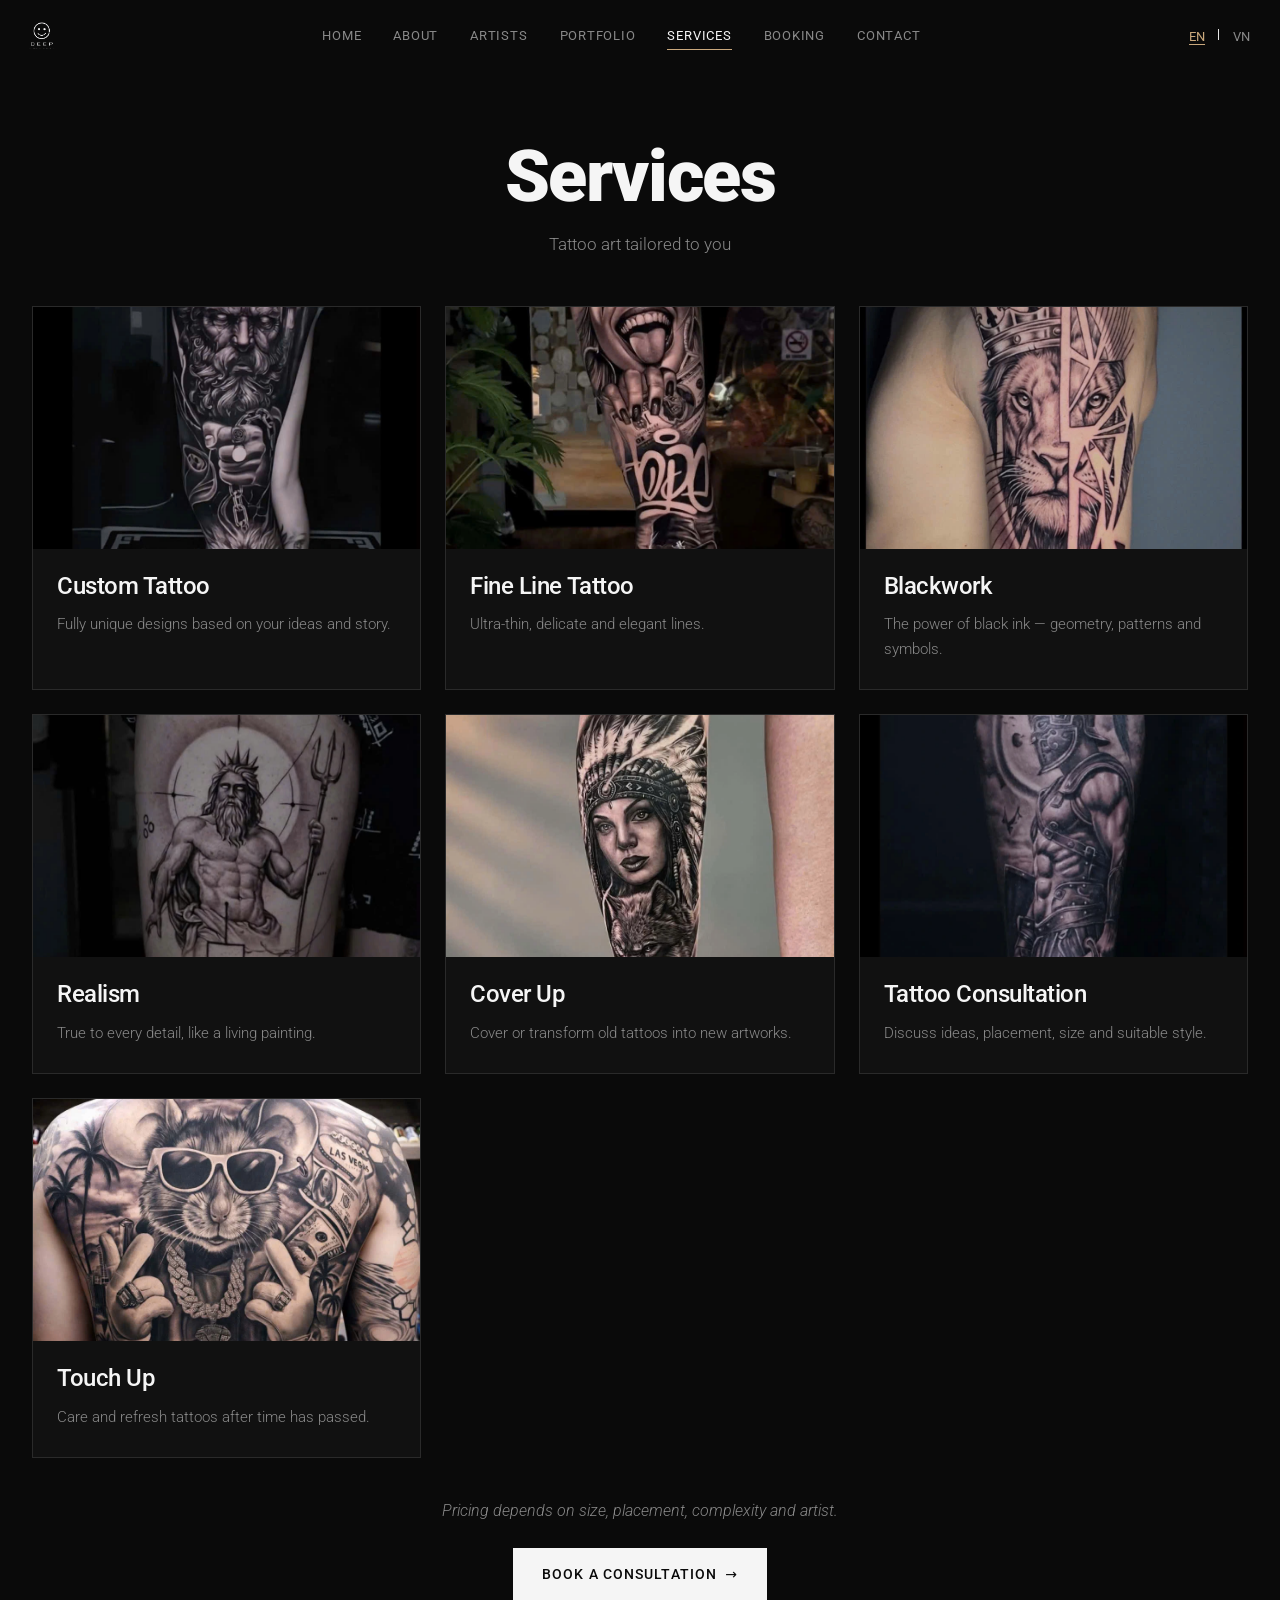
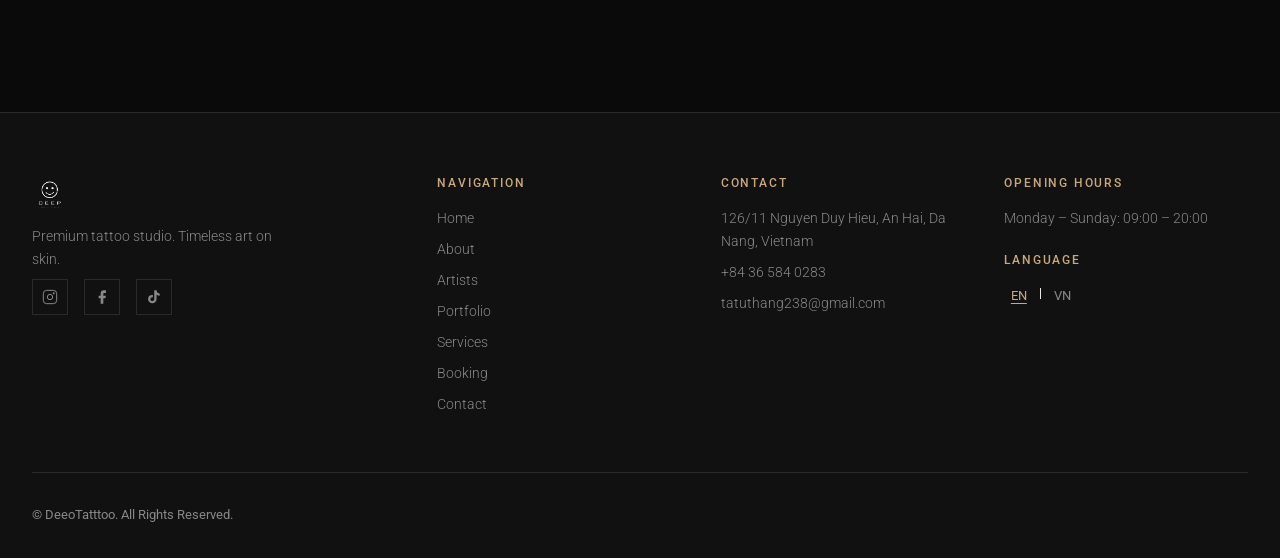
<file: services.html>
<!DOCTYPE html>
<html lang="vi">
<head>
  <meta charset="UTF-8" />
  <meta name="viewport" content="width=device-width, initial-scale=1.0" />
  <title>AETHER — Dịch vụ</title>
  <meta name="description" content="Dịch vụ xăm hình tại AETHER: custom, fine line, blackwork, realism và hơn thế." />
  <link rel="icon" href="data:image/svg+xml,<svg xmlns='http://www.w3.org/2000/svg' viewBox='0 0 100 100'><text y='.9em' font-size='90'>✦</text></svg>" />
  <link rel="preconnect" href="https://fonts.googleapis.com" />
  <link rel="preconnect" href="https://fonts.gstatic.com" crossorigin />
  <link href="https://fonts.googleapis.com/css2?family=Roboto:wght@300;400;500;700;900&display=swap" rel="stylesheet" />
  <link rel="stylesheet" href="css/style.css" />
  <link rel="stylesheet" href="css/responsive.css" />
  <link rel="stylesheet" href="css/animations.css" />
</head>
<body>
  <div class="page-loader">
    <div class="loader-logo"><img src="assets/images/logo.webp" alt="AETHER" width="160" height="48" /></div>
  </div>
  
  <header class="site-header">
    <div class="header-inner">
      <a href="index.html" class="logo"><img src="assets/images/logo.webp" alt="AETHER" class="logo-img" width="140" height="42" /></a>
      <nav class="nav-desktop" aria-label="Main">
        <a href="index.html" data-i18n="nav_home">Trang chủ</a>
        <a href="about.html" data-i18n="nav_about">Giới thiệu</a>
        <a href="artists.html" data-i18n="nav_artists">Nghệ sĩ</a>
        <a href="portfolio.html" data-i18n="nav_portfolio">Tác phẩm</a>
        <a href="services.html" class="active" data-i18n="nav_services">Dịch vụ</a>
        <a href="booking.html" data-i18n="nav_booking">Đặt lịch</a>
        <a href="contact.html" data-i18n="nav_contact">Liên hệ</a>
      </nav>
      <div class="header-actions">
        <div class="lang-switcher">
          <button class="lang-btn active" data-lang="en" type="button">EN</button>
          <span>|</span>
          <button class="lang-btn" data-lang="vi" type="button">VN</button>
        </div>
        <button class="menu-toggle" aria-label="Menu" aria-expanded="false" type="button">
          <span></span><span></span><span></span>
        </button>
      </div>
    </div>
  </header>

  <nav class="mobile-nav">
    <a href="index.html" data-i18n="nav_home">Trang chủ</a>
    <a href="about.html" data-i18n="nav_about">Giới thiệu</a>
    <a href="artists.html" data-i18n="nav_artists">Nghệ sĩ</a>
    <a href="portfolio.html" data-i18n="nav_portfolio">Tác phẩm</a>
    <a href="services.html" data-i18n="nav_services">Dịch vụ</a>
    <a href="booking.html" data-i18n="nav_booking">Đặt lịch</a>
    <a href="contact.html" data-i18n="nav_contact">Liên hệ</a>
  </nav>

  <main>
    <section class="page-hero">
      <div class="container">
        <h1 class="reveal" data-i18n="services_title">Dịch Vụ</h1>
        <p class="section-subtitle reveal" data-i18n="services_subtitle">Nghệ thuật xăm hình theo nhu cầu của bạn</p>
      </div>
    </section>

    <section class="section" style="padding-top:0">
      <div class="container">
        <div class="services-grid">
          <article class="service-card reveal">
            <div class="service-card-img">
              <img src="assets/images/studio/9.webp" alt="Custom Tattoo" loading="lazy" />
            </div>
            <div class="service-card-body">
              <h3 data-i18n="service_custom">Custom Tattoo</h3>
              <p data-i18n="service_custom_desc">Thiết kế hoàn toàn riêng biệt theo ý tưởng và câu chuyện của bạn.</p>
            </div>
          </article>
          <article class="service-card reveal">
            <div class="service-card-img">
              <img src="assets/images/studio/10.webp" alt="Fine Line Tattoo" loading="lazy" />
            </div>
            <div class="service-card-body">
              <h3 data-i18n="service_fine_line">Fine Line Tattoo</h3>
              <p data-i18n="service_fine_line_desc">Đường nét siêu mỏng, tinh tế và thanh lịch.</p>
            </div>
          </article>
          <article class="service-card reveal">
            <div class="service-card-img">
              <img src="assets/images/studio/11.webp" alt="Blackwork" loading="lazy" />
            </div>
            <div class="service-card-body">
              <h3 data-i18n="service_blackwork">Blackwork</h3>
              <p data-i18n="service_blackwork_desc">Sức mạnh của mực đen — hình khối, hoa văn và biểu tượng.</p>
            </div>
          </article>
          <article class="service-card reveal">
            <div class="service-card-img">
              <img src="assets/images/studio/12.webp" alt="Realism" loading="lazy" />
            </div>
            <div class="service-card-body">
              <h3 data-i18n="service_realism">Realism</h3>
              <p data-i18n="service_realism_desc">Chân thực đến từng chi tiết, như một bức tranh sống động.</p>
            </div>
          </article>
          <article class="service-card reveal">
            <div class="service-card-img">
              <img src="assets/images/studio/13.webp" alt="Cover Up" loading="lazy" />
            </div>
            <div class="service-card-body">
              <h3 data-i18n="service_coverup">Cover Up</h3>
              <p data-i18n="service_coverup_desc">Che phủ hoặc chuyển đổi hình xăm cũ thành tác phẩm mới.</p>
            </div>
          </article>
          <article class="service-card reveal">
            <div class="service-card-img">
              <img src="assets/images/studio/14.webp" alt="Consultation" loading="lazy" />
            </div>
            <div class="service-card-body">
              <h3 data-i18n="service_consultation">Tư Vấn Tattoo</h3>
              <p data-i18n="service_consultation_desc">Trao đổi ý tưởng, vị trí, kích thước và phong cách phù hợp.</p>
            </div>
          </article>
          <article class="service-card reveal">
            <div class="service-card-img">
              <img src="assets/images/studio/15.webp" alt="Touch Up" loading="lazy" />
            </div>
            <div class="service-card-body">
              <h3 data-i18n="service_touchup">Touch Up</h3>
              <p data-i18n="service_touchup_desc">Chăm sóc và làm mới hình xăm sau thời gian dài.</p>
            </div>
          </article>
        </div>
        <p class="pricing-note reveal" data-i18n="pricing_note">Giá phụ thuộc vào kích thước, vị trí, độ phức tạp và nghệ sĩ.</p>
        <div class="text-center reveal">
          <a href="booking.html" class="btn btn-primary">
            <span data-i18n="book_consultation">Đặt Lịch Tư Vấn</span>
            <span class="arrow">→</span>
          </a>
        </div>
      </div>
    </section>
  </main>

  <footer class="site-footer">
    <div class="container">
      <div class="footer-grid">
        <div class="footer-brand">
          <a href="index.html" class="logo"><img src="assets/images/logo.webp" alt="AETHER" class="logo-img" width="140" height="42" /></a>
          <p data-i18n="footer_desc">Studio xăm hình cao cấp. Nghệ thuật vĩnh cửu trên da.</p>
          <div class="footer-social">
            <a href="https://www.instagram.com/deeptattoo_studio" target="_blank" rel="noopener" aria-label="Instagram"><svg viewBox="0 0 24 24" fill="none" stroke="currentColor" stroke-width="1.5"><rect x="2" y="2" width="20" height="20" rx="5"/><circle cx="12" cy="12" r="4"/><circle cx="17.5" cy="6.5" r="1.5" fill="currentColor" stroke="none"/></svg></a>
            <a href="https://www.facebook.com/deeptattoo.studio121" target="_blank" rel="noopener" aria-label="Facebook"><svg viewBox="0 0 24 24" fill="currentColor"><path d="M18 2h-3a5 5 0 00-5 5v3H7v4h3v8h4v-8h3l1-4h-4V7a1 1 0 011-1h3z"/></svg></a>
            <a href="#" onclick="return false" target="_blank" rel="noopener" aria-label="TikTok"><svg viewBox="0 0 24 24" fill="currentColor"><path d="M19.59 6.69a4.83 4.83 0 01-3.77-4.25V2h-3.45v13.67a2.89 2.89 0 01-2.88 2.5 2.89 2.89 0 01-2.89-2.89 2.89 2.89 0 012.89-2.89c.28 0 .54.04.79.1v-3.5a6.37 6.37 0 00-.79-.05A6.34 6.34 0 003.15 15.2a6.34 6.34 0 006.34 6.34 6.34 6.34 0 006.34-6.34V8.75a8.18 8.18 0 004.76 1.52V6.84a4.84 4.84 0 01-1-.15z"/></svg></a>
          </div>
        </div>
        <div class="footer-col">
          <h4 data-i18n="footer_nav">Điều hướng</h4>
          <a href="index.html" data-i18n="nav_home">Trang chủ</a>
          <a href="about.html" data-i18n="nav_about">Giới thiệu</a>
          <a href="artists.html" data-i18n="nav_artists">Nghệ sĩ</a>
          <a href="portfolio.html" data-i18n="nav_portfolio">Tác phẩm</a>
          <a href="services.html" data-i18n="nav_services">Dịch vụ</a>
          <a href="booking.html" data-i18n="nav_booking">Đặt lịch</a>
          <a href="contact.html" data-i18n="nav_contact">Liên hệ</a>
        </div>
        <div class="footer-col">
          <h4 data-i18n="footer_contact">Liên hệ</h4>
          <p data-config-address>126/11, Nguyễn Duy Hiệu, An Hải, Đà Nẵng</p>
          <a href="tel:+84365840283">+84 36 584 0283</a>
          <a href="mailto:tatuthang238@gmail.com">tatuthang238@gmail.com</a>
        </div>
        <div class="footer-col">
          <h4 data-i18n="footer_hours">Giờ mở cửa</h4>
          <p data-config-hours>Thứ 2 – Chủ nhật: 10:00 – 20:00</p>
          <h4 style="margin-top:1.5rem" data-i18n="footer_language">Ngôn ngữ</h4>
          <div class="lang-switcher">
            <button class="lang-btn active" data-lang="en" type="button">EN</button>
            <span>|</span>
            <button class="lang-btn" data-lang="vi" type="button">VN</button>
          </div>
        </div>
      </div>
      <div class="footer-bottom">
        <p>© DeeoTatttoo. <a href="https://www.facebook.com/duytam204" target="_blank" rel="noopener" > <span data-i18n="footer_rights">Develop by Harry.</span> </a></p> 
      </div>
    </div>
  </footer>

  <script src="js/config.js"></script>
  <script src="js/language.js"></script>
  <script src="js/main.js"></script>
</body>
</html>
</file>
<file: css/style.css>
/* ========================================
   AETHER Tattoo Studio — Main Styles
   Dark luxury · Minimal · Artistic
   ======================================== */

:root {
  --color-background: #0a0a0a;
  --color-surface: #111111;
  --color-surface-elevated: #1a1a1a;
  --color-border: #2a2a2a;
  --color-text: #f5f5f5;
  --color-muted: #888888;
  --color-accent: #c9a87c;
  --color-accent-dim: rgba(201, 168, 124, 0.15);
  --font-primary: "Roboto", system-ui, -apple-system, sans-serif;
  --header-height: 72px;
  --transition: 0.3s cubic-bezier(0.25, 0.46, 0.45, 0.94);
  --radius: 4px;
  --max-width: 1280px;
}

*,
*::before,
*::after {
  box-sizing: border-box;
  margin: 0;
  padding: 0;
}

html {
  scroll-behavior: smooth;
  font-size: 16px;
  color-scheme: dark only;
}

body {
  font-family: var(--font-primary);
  background: var(--color-background);
  color: var(--color-text);
  line-height: 1.6;
  overflow-x: hidden;
  -webkit-font-smoothing: antialiased;
}

body.menu-open {
  overflow: hidden;
}

img {
  max-width: 100%;
  height: auto;
  display: block;
}

a {
  color: inherit;
  text-decoration: none;
  transition: color var(--transition);
}

ul, ol {
  list-style: none;
}

button {
  font-family: inherit;
  cursor: pointer;
  border: none;
  background: none;
  color: inherit;
  -webkit-appearance: none;
}

/* ---------- Typography ---------- */
h1, h2, h3, h4 {
  font-weight: 700;
  line-height: 1.15;
  letter-spacing: -0.02em;
}

h1 { font-size: clamp(2.5rem, 6vw, 4.5rem); font-weight: 900; }
h2 { font-size: clamp(1.75rem, 4vw, 2.75rem); font-weight: 700; }
h3 { font-size: clamp(1.25rem, 2.5vw, 1.5rem); font-weight: 500; }

.section-label {
  font-size: 0.75rem;
  font-weight: 500;
  letter-spacing: 0.2em;
  text-transform: uppercase;
  color: var(--color-accent);
  margin-bottom: 0.75rem;
}

.section-subtitle {
  color: var(--color-muted);
  font-weight: 300;
  font-size: 1.05rem;
  max-width: 36rem;
}

/* ---------- Layout ---------- */
.container {
  width: 100%;
  max-width: var(--max-width);
  margin: 0 auto;
  padding: 0 1.5rem;
}

.section {
  padding: 5rem 0;
}

.section-header {
  margin-bottom: 3rem;
  text-align: center;
}

.section-header .section-subtitle {
  margin: 0.5rem auto 0;
}

/* ---------- Buttons ---------- */
.btn {
  display: inline-flex;
  align-items: center;
  gap: 0.5rem;
  padding: 0.875rem 1.75rem;
  font-size: 0.875rem;
  font-weight: 500;
  letter-spacing: 0.08em;
  text-transform: uppercase;
  border: 1px solid transparent;
  transition: all var(--transition);
  position: relative;
}

.btn-primary {
  background: var(--color-text);
  color: var(--color-background);
  border-color: var(--color-text);
}

.btn-primary:hover {
  background: transparent;
  color: var(--color-text);
}

.btn-outline {
  background: transparent;
  color: var(--color-text);
  border-color: var(--color-border);
}

.btn-outline:hover {
  border-color: var(--color-accent);
  color: var(--color-accent);
}

.btn-ghost {
  background: transparent;
  color: var(--color-text);
  padding-left: 0;
  padding-right: 0;
}

.btn-ghost:hover {
  color: var(--color-accent);
}

.btn .arrow {
  transition: transform var(--transition);
}

.btn:hover .arrow {
  transform: translateX(4px);
}

/* ---------- Header ---------- */
.site-header {
  position: fixed;
  top: 0;
  left: 0;
  right: 0;
  z-index: 1000;
  height: var(--header-height);
  display: flex;
  align-items: center;
  transition: background var(--transition), backdrop-filter var(--transition);
}

.site-header.scrolled {
  background: rgba(10, 10, 10, 0.85);
  backdrop-filter: blur(12px);
  border-bottom: 1px solid var(--color-border);
}

.header-inner {
  display: flex;
  align-items: center;
  justify-content: space-between;
  width: 100%;
  max-width: var(--max-width);
  margin: 0 auto;
  padding: 0 1.5rem;
}

.logo {
  font-size: 1.35rem;
  font-weight: 900;
  letter-spacing: 0.15em;
  text-transform: uppercase;
}

.logo span {
  color: var(--color-accent);
}

.nav-desktop {
  display: none;
  gap: 2rem;
  align-items: center;
}

.nav-desktop a {
  font-size: 0.8rem;
  font-weight: 400;
  letter-spacing: 0.06em;
  text-transform: uppercase;
  color: var(--color-muted);
  position: relative;
}

.nav-desktop a:hover,
.nav-desktop a.active {
  color: var(--color-text);
}

.nav-desktop a::after {
  content: "";
  position: absolute;
  bottom: -4px;
  left: 0;
  width: 0;
  height: 1px;
  background: var(--color-accent);
  transition: width var(--transition);
}

.nav-desktop a:hover::after,
.nav-desktop a.active::after {
  width: 100%;
}

.header-actions {
  display: flex;
  align-items: center;
  gap: 1.25rem;
}

.lang-switcher {
  display: flex;
  gap: 0.35rem;
  font-size: 0.75rem;
  font-weight: 500;
  letter-spacing: 0.05em;
}

.lang-btn {
  padding: 0.25rem 0.4rem;
  color: var(--color-muted);
  transition: color var(--transition);
}

.lang-btn.active,
.lang-btn:hover {
  color: var(--color-accent);
}

.lang-btn.active {
  text-decoration: underline;
  text-underline-offset: 3px;
}

.menu-toggle {
  display: flex;
  flex-direction: column;
  gap: 5px;
  width: 24px;
  padding: 4px 0;
  z-index: 1001;
}

.menu-toggle span {
  display: block;
  height: 1.5px;
  background: white !important;
  transition: all var(--transition);
}

.menu-toggle.open span:nth-child(1) {
  transform: translateY(6.5px) rotate(45deg);
}

.menu-toggle.open span:nth-child(2) {
  opacity: 0;
}

.menu-toggle.open span:nth-child(3) {
  transform: translateY(-6.5px) rotate(-45deg);
}

/* Mobile Nav */
.mobile-nav {
  position: fixed;
  inset: 0;
  background: var(--color-background);
  z-index: 999;
  display: flex;
  flex-direction: column;
  justify-content: center;
  align-items: center;
  gap: 1.5rem;
  opacity: 0;
  visibility: hidden;
  transition: opacity 0.35s ease, visibility 0.35s ease;
}

.mobile-nav.open {
  opacity: 1;
  visibility: visible;
}

.mobile-nav a {
  font-size: 1.5rem;
  font-weight: 500;
  letter-spacing: 0.1em;
  text-transform: uppercase;
  opacity: 0;
  transform: translateY(12px);
  transition: opacity 0.3s ease, transform 0.3s ease;
}

.mobile-nav.open a {
  opacity: 1;
  transform: translateY(0);
}

.mobile-nav.open a:nth-child(1) { transition-delay: 0.05s; }
.mobile-nav.open a:nth-child(2) { transition-delay: 0.1s; }
.mobile-nav.open a:nth-child(3) { transition-delay: 0.15s; }
.mobile-nav.open a:nth-child(4) { transition-delay: 0.2s; }
.mobile-nav.open a:nth-child(5) { transition-delay: 0.25s; }
.mobile-nav.open a:nth-child(6) { transition-delay: 0.3s; }
.mobile-nav.open a:nth-child(7) { transition-delay: 0.35s; }

/* ---------- Hero ---------- */
.hero {
  position: relative;
  min-height: 100vh;
  display: flex;
  align-items: center;
  justify-content: center;
  text-align: center;
  overflow: hidden;
}

.hero-bg {
  position: absolute;
  inset: 0;
  background: url("https://images.unsplash.com/photo-1611501275019-9b5cda994e8d?w=1920&h=1080&fit=crop") center/cover no-repeat;
  filter: brightness(0.35);
  transform: scale(1.05);
}

.hero-bg::after {
  content: "";
  position: absolute;
  inset: 0;
  background: linear-gradient(to bottom, rgba(10,10,10,0.3) 0%, rgba(10,10,10,0.7) 100%);
}

.hero-content {
  position: relative;
  z-index: 1;
  padding: 2rem 1.5rem;
  max-width: 800px;
}

.hero-title {
  font-weight: 900;
  letter-spacing: 0.02em;
  margin-bottom: 0.25rem;
}

.hero-subtitle {
  font-size: clamp(1.25rem, 3vw, 1.75rem);
  font-weight: 300;
  letter-spacing: 0.15em;
  color: var(--color-accent);
  margin-bottom: 1.5rem;
}

.hero-desc {
  font-weight: 300;
  color: var(--color-muted);
  margin-bottom: 2.5rem;
  max-width: 28rem;
  margin-left: auto;
  margin-right: auto;
}

.hero-ctas {
  display: flex;
  flex-wrap: wrap;
  gap: 1rem;
  justify-content: center;
}

/* ---------- Portfolio Grid ---------- */
.portfolio-grid {
  display: grid;
  grid-template-columns: repeat(2, 1fr);
  gap: 1rem;
}

.portfolio-item {
  position: relative;
  overflow: hidden;
  cursor: pointer;
  aspect-ratio: 3/4;
  background: var(--color-surface);
}

.portfolio-item-inner {
  width: 100%;
  height: 100%;
  position: relative;
  overflow: hidden;
}

.portfolio-item img {
  width: 100%;
  height: 100%;
  object-fit: cover;
  transition: transform 0.6s cubic-bezier(0.25, 0.46, 0.45, 0.94);
}

.portfolio-item:hover img {
  transform: scale(1.06);
}

.portfolio-overlay {
  position: absolute;
  inset: 0;
  background: linear-gradient(to top, rgba(0,0,0,0.8) 0%, transparent 50%);
  display: flex;
  flex-direction: column;
  justify-content: flex-end;
  padding: 1.25rem;
  opacity: 0;
  transition: opacity var(--transition);
}

.portfolio-item:hover .portfolio-overlay {
  opacity: 1;
}

.portfolio-style {
  font-size: 0.7rem;
  letter-spacing: 0.15em;
  text-transform: uppercase;
  color: var(--color-accent);
  margin-bottom: 0.25rem;
}

.portfolio-artist {
  font-size: 0.9rem;
  font-weight: 400;
}

/* ---------- Styles Grid ---------- */
.styles-grid {
  display: grid;
  grid-template-columns: repeat(2, 1fr);
  gap: 1rem;
}

.style-card {
  position: relative;
  aspect-ratio: 4/3;
  overflow: hidden;
  background: var(--color-surface);
}

.style-card img {
  width: 100%;
  height: 100%;
  object-fit: cover;
  transition: transform 0.5s ease;
  filter: brightness(0.55);
}

.style-card:hover img {
  transform: scale(1.05);
  filter: brightness(0.4);
}

.style-card-label {
  position: absolute;
  bottom: 1rem;
  left: 1rem;
  font-size: 0.85rem;
  font-weight: 500;
  letter-spacing: 0.1em;
  text-transform: uppercase;
}

/* ---------- Artists ---------- */
.artists-grid {
  display: grid;
  grid-template-columns: 1fr;
  gap: 2rem;
}

.artist-card {
  background: var(--color-surface);
  border: 1px solid var(--color-border);
  overflow: hidden;
  transition: border-color var(--transition), transform var(--transition);
}

.artist-card:hover {
  border-color: var(--color-accent);
  transform: translateY(-4px);
}

.artist-portrait {
  aspect-ratio: 3/4;
  overflow: hidden;
}

.artist-portrait img {
  width: 100%;
  height: 100%;
  object-fit: cover;
  transition: transform 0.5s ease;
}

.artist-card:hover .artist-portrait img {
  transform: scale(1.04);
}

.artist-info {
  padding: 1.5rem;
}

.artist-name {
  font-size: 1.25rem;
  font-weight: 700;
  margin-bottom: 0.35rem;
}

.artist-specialty {
  font-size: 0.8rem;
  color: var(--color-accent);
  letter-spacing: 0.08em;
  text-transform: uppercase;
  margin-bottom: 0.75rem;
}

.artist-bio {
  font-size: 0.9rem;
  color: var(--color-muted);
  font-weight: 300;
  margin-bottom: 1.25rem;
  line-height: 1.6;
}

.artist-actions {
  display: flex;
  gap: 1rem;
  flex-wrap: wrap;
}

/* ---------- About Preview ---------- */
.about-preview {
  display: grid;
  gap: 2.5rem;
  align-items: center;
}

.about-preview-image {
  aspect-ratio: 4/3;
  overflow: hidden;
  background: var(--color-surface);
}

.about-preview-image img {
  width: 100%;
  height: 100%;
  object-fit: cover;
}

.about-preview-text p {
  color: var(--color-muted);
  font-weight: 300;
  margin: 1rem 0 1.75rem;
  max-width: 32rem;
}

/* ---------- CTA Section ---------- */
.cta-section {
  text-align: center;
  padding: 6rem 1.5rem;
  background: var(--color-surface);
  border-top: 1px solid var(--color-border);
  border-bottom: 1px solid var(--color-border);
}

.cta-section h2 {
  margin-bottom: 1.75rem;
  letter-spacing: 0.05em;
}

/* ---------- Services ---------- */
.services-grid {
  display: grid;
  grid-template-columns: 1fr;
  gap: 1.5rem;
}

.service-card {
  padding: 0;
  background: var(--color-surface);
  border: 1px solid var(--color-border);
  overflow: hidden;
  transition: border-color var(--transition), transform var(--transition);
}

.service-card:hover {
  border-color: var(--color-accent);
  transform: translateY(-3px);
}

.service-card-img {
  aspect-ratio: 16/10;
  overflow: hidden;
  background: var(--color-background);
}

.service-card-img img {
  width: 100%;
  height: 100%;
  object-fit: cover;
  transition: transform 0.5s ease;
}

.service-card:hover .service-card-img img {
  transform: scale(1.05);
}

.service-card-body {
  padding: 1.5rem 1.5rem 1.75rem;
}

.service-card h3 {
  margin-bottom: 0.75rem;
  font-weight: 500;
}

.service-card p {
  color: var(--color-muted);
  font-weight: 300;
  font-size: 0.95rem;
}

.pricing-note {
  text-align: center;
  color: var(--color-muted);
  font-weight: 300;
  font-style: italic;
  margin: 2.5rem 0 1.5rem;
}

/* ---------- Social Cards ---------- */
.social-cards {
  display: grid;
  grid-template-columns: 1fr;
  gap: 1rem;
  max-width: 720px;
  margin: 0 auto;
}

.social-card {
  display: flex;
  align-items: center;
  gap: 1.25rem;
  padding: 1.5rem 1.75rem;
  background: var(--color-surface);
  border: 1px solid var(--color-border);
  transition: all var(--transition);
  position: relative;
}

.social-card:hover {
  border-color: var(--color-accent);
  transform: translateY(-3px);
  background: var(--color-surface-elevated);
}

.social-card-icon {
  width: 40px;
  height: 40px;
  flex-shrink: 0;
  color: var(--color-accent);
  transition: transform var(--transition);
}

.social-card-icon svg {
  width: 100%;
  height: 100%;
}

.social-card:hover .social-card-icon {
  transform: scale(1.1);
}

.social-card-body {
  flex: 1;
  min-width: 0;
}

.social-card-platform {
  font-size: 1rem;
  font-weight: 500;
  margin-bottom: 0.15rem;
}

.social-card-handle {
  font-size: 0.85rem;
  color: var(--color-muted);
  margin-bottom: 0.25rem;
}

.social-card-desc {
  font-size: 0.8rem;
  color: var(--color-muted);
  font-weight: 300;
}

.social-card-arrow {
  font-size: 1.25rem;
  color: var(--color-muted);
  transition: transform var(--transition), color var(--transition);
}

.social-card:hover .social-card-arrow {
  transform: translate(3px, -3px);
  color: var(--color-accent);
}

/* ---------- Contact ---------- */
.contact-grid {
  display: grid;
  gap: 3rem;
}

.contact-info-list {
  display: flex;
  flex-direction: column;
  gap: 1.5rem;
}

.contact-info-item label {
  display: block;
  font-size: 0.7rem;
  letter-spacing: 0.15em;
  text-transform: uppercase;
  color: var(--color-accent);
  margin-bottom: 0.35rem;
}

.contact-info-item p,
.contact-info-item a {
  font-weight: 300;
  color: var(--color-text);
}

.contact-info-item a:hover {
  color: var(--color-accent);
}

.map-container {
  aspect-ratio: 16/9;
  background: var(--color-surface);
  border: 1px solid var(--color-border);
  overflow: hidden;
}

.map-container iframe {
  width: 100%;
  height: 100%;
  border: 0;
  filter: grayscale(1) invert(0.92) contrast(0.9);
}

/* ---------- Filters ---------- */
.filters {
  display: flex;
  flex-wrap: wrap;
  gap: 0.5rem;
  justify-content: center;
  margin-bottom: 2.5rem;
}

.filter-btn {
  padding: 0.5rem 1rem;
  font-size: 0.75rem;
  font-weight: 500;
  letter-spacing: 0.08em;
  text-transform: uppercase;
  border: 1px solid var(--color-border);
  color: var(--color-muted);
  transition: all var(--transition);
}

.filter-btn:hover,
.filter-btn.active {
  border-color: var(--color-accent);
  color: var(--color-accent);
}

/* ---------- Pagination ---------- */
.pagination {
  display: flex;
  align-items: center;
  justify-content: center;
  gap: 0.5rem;
  margin-top: 3rem;
  flex-wrap: wrap;
}

.pagination-pages {
  display: flex;
  align-items: center;
  gap: 0.35rem;
}

.pagination-btn {
  min-width: 40px;
  height: 40px;
  padding: 0 0.75rem;
  font-size: 0.8rem;
  font-weight: 500;
  letter-spacing: 0.04em;
  border: 1px solid var(--color-border);
  color: var(--color-muted);
  background: transparent;
  transition: all var(--transition);
  display: inline-flex;
  align-items: center;
  justify-content: center;
}

.pagination-btn:hover:not(:disabled):not(.active) {
  border-color: var(--color-accent);
  color: var(--color-accent);
}

.pagination-btn.active {
  border-color: var(--color-accent);
  color: var(--color-accent);
  background: var(--color-accent-dim);
}

.pagination-btn:disabled {
  opacity: 0.35;
  cursor: not-allowed;
}

.pagination-prev,
.pagination-next {
  min-width: auto;
  padding: 0 1rem;
  font-size: 0.75rem;
  text-transform: uppercase;
  letter-spacing: 0.08em;
}

.pagination-ellipsis {
  color: var(--color-muted);
  padding: 0 0.25rem;
  font-size: 0.9rem;
}

.portfolio-empty {
  grid-column: 1 / -1;
  text-align: center;
  color: var(--color-muted);
  font-weight: 300;
  padding: 3rem 1rem;
}

/* ---------- Lightbox ---------- */
.lightbox {
  position: fixed;
  inset: 0;
  z-index: 2000;
  background: rgba(0, 0, 0, 0.95);
  display: flex;
  align-items: center;
  justify-content: center;
  opacity: 0;
  visibility: hidden;
  transition: opacity 0.3s ease, visibility 0.3s ease;
}

.lightbox.open {
  opacity: 1;
  visibility: visible;
}

.lightbox-content {
  max-width: 90vw;
  max-height: 85vh;
  position: relative;
}

.lightbox-img {
  max-width: 90vw;
  max-height: 75vh;
  object-fit: contain;
}

.lightbox-info {
  text-align: center;
  margin-top: 1rem;
  display: flex;
  gap: 1.5rem;
  justify-content: center;
  font-size: 0.9rem;
}

.lightbox-style {
  color: var(--color-accent);
  text-transform: uppercase;
  letter-spacing: 0.1em;
  font-size: 0.75rem;
}

.lightbox-close,
.lightbox-prev,
.lightbox-next {
  position: absolute;
  color: var(--color-text);
  font-size: 2rem;
  width: 48px;
  height: 48px;
  display: flex;
  align-items: center;
  justify-content: center;
  transition: color var(--transition);
  z-index: 10;
}

.lightbox-close:hover,
.lightbox-prev:hover,
.lightbox-next:hover {
  color: var(--color-accent);
}

.lightbox-close {
  top: 1.5rem;
  right: 1.5rem;
  font-size: 2.5rem;
}

.lightbox-prev {
  left: 1rem;
  top: 50%;
  transform: translateY(-50%);
}

.lightbox-next {
  right: 1rem;
  top: 50%;
  transform: translateY(-50%);
}

/* ---------- About page specific ---------- */
.about-section {
  display: grid;
  gap: 3rem;
  margin-bottom: 4rem;
}

.about-section:nth-child(even) {
  direction: rtl;
}

.about-section:nth-child(even) > * {
  direction: ltr;
}

.about-section-image {
  aspect-ratio: 16/10;
  overflow: hidden;
  background: var(--color-surface);
}

.about-section-image img {
  width: 100%;
  height: 100%;
  object-fit: cover;
}

.about-section-text h3 {
  margin-bottom: 1rem;
}

.about-section-text p {
  color: var(--color-muted);
  font-weight: 300;
  line-height: 1.7;
}

.process-list {
  display: grid;
  gap: 1rem;
  margin-top: 1.5rem;
}

.process-item {
  display: flex;
  gap: 1rem;
  align-items: flex-start;
  padding: 1rem 0;
  border-bottom: 1px solid var(--color-border);
}

.process-num {
  font-size: 0.75rem;
  font-weight: 700;
  color: var(--color-accent);
  letter-spacing: 0.1em;
  min-width: 2rem;
}

/* ---------- Footer ---------- */
.site-footer {
  background: var(--color-surface);
  border-top: 1px solid var(--color-border);
  padding: 4rem 0 2rem;
}

.footer-grid {
  display: grid;
  gap: 2.5rem;
  margin-bottom: 3rem;
}

.footer-brand .logo {
  margin-bottom: 0.75rem;
}

.footer-brand p {
  color: var(--color-muted);
  font-weight: 300;
  font-size: 0.9rem;
  max-width: 16rem;
}

.footer-col h4 {
  font-size: 0.75rem;
  font-weight: 500;
  letter-spacing: 0.15em;
  text-transform: uppercase;
  color: var(--color-accent);
  margin-bottom: 1rem;
}

.footer-col a,
.footer-col p {
  display: block;
  font-size: 0.9rem;
  color: var(--color-muted);
  font-weight: 300;
  margin-bottom: 0.5rem;
  transition: color var(--transition);
}

.footer-col a:hover {
  color: var(--color-text);
}

.footer-social {
  display: flex;
  gap: 1rem;
  margin-top: 0.5rem;
}

.footer-social a {
  width: 36px;
  height: 36px;
  display: flex;
  align-items: center;
  justify-content: center;
  border: 1px solid var(--color-border);
  color: var(--color-muted);
  transition: all var(--transition);
}

.footer-social a:hover {
  border-color: var(--color-accent);
  color: var(--color-accent);
}

.footer-social a svg {
  width: 16px;
  height: 16px;
}

.footer-bottom {
  display: flex;
  flex-wrap: wrap;
  justify-content: space-between;
  align-items: center;
  gap: 1rem;
  padding-top: 2rem;
  border-top: 1px solid var(--color-border);
  font-size: 0.8rem;
  color: var(--color-muted);
}

/* ---------- Page Loader ---------- */
.page-loader {
  position: fixed;
  inset: 0;
  z-index: 9999;
  background: var(--color-background);
  display: flex;
  align-items: center;
  justify-content: center;
  transition: opacity 0.5s ease, visibility 0.5s ease;
}

.page-loader.hidden {
  opacity: 0;
  visibility: hidden;
}

.loader-logo {
  font-size: 1.5rem;
  font-weight: 900;
  letter-spacing: 0.2em;
  animation: pulse 1.2s ease-in-out infinite;
}

@keyframes pulse {
  0%, 100% { opacity: 0.4; }
  50% { opacity: 1; }
}

/* ---------- Page Hero (inner pages) ---------- */
.page-hero {
  padding: calc(var(--header-height) + 4rem) 0 3rem;
  text-align: center;
}

.page-hero h1 {
  margin-bottom: 0.75rem;
}

.page-hero .section-subtitle {
  margin: 0 auto;
}


/* ---------- Home Intro ---------- */
.home-intro {
  min-height: 85vh;
  display: flex;
  align-items: center;
  padding: calc(var(--header-height) + 3rem) 1.5rem 4rem;
  text-align: center;
  background: var(--color-background);
}

.home-intro-inner {
  max-width: 640px;
  margin: 0 auto;
}

.home-logo {
  font-size: 2rem;
  color: var(--color-accent);
  margin-bottom: 1rem;
}

.home-studio-name {
  font-size: clamp(2.75rem, 8vw, 5rem);
  font-weight: 900;
  letter-spacing: 0.12em;
  margin-bottom: 0.5rem;
}

.home-tagline {
  font-size: 0.85rem;
  font-weight: 400;
  letter-spacing: 0.2em;
  text-transform: uppercase;
  color: var(--color-accent);
  margin-bottom: 2rem;
}

.home-intro-text {
  font-weight: 300;
  color: var(--color-muted);
  line-height: 1.7;
  margin-bottom: 2.5rem;
  font-size: 1.05rem;
}

.home-intro-ctas {
  display: flex;
  flex-wrap: wrap;
  gap: 1rem;
  justify-content: center;
}

/* ---------- Studio Pictures ---------- */
.studio-pics-grid {
  display: grid;
  grid-template-columns: 1fr;
  gap: 1.25rem;
}

.studio-pic-card {
  background: var(--color-surface);
  border: 1px solid var(--color-border);
  overflow: hidden;
  transition: border-color var(--transition), transform var(--transition);
}

.studio-pic-card:hover {
  border-color: var(--color-accent);
  transform: translateY(-3px);
}

.studio-pic-img {
  aspect-ratio: 4/3;
  overflow: hidden;
}

.studio-pic-img img {
  width: 100%;
  height: 100%;
  object-fit: cover;
  transition: transform 0.5s ease;
}

.studio-pic-card:hover .studio-pic-img img {
  transform: scale(1.04);
}

.studio-pic-card h3 {
  padding: 1rem 1.25rem;
  font-size: 0.85rem;
  font-weight: 500;
  letter-spacing: 0.08em;
  text-transform: uppercase;
}

/* ---------- Schedule ---------- */
.schedule-section {
  background: var(--color-surface);
  border-top: 1px solid var(--color-border);
  border-bottom: 1px solid var(--color-border);
}

.schedule-box {
  max-width: 480px;
  margin: 0 auto;
  text-align: center;
}

.schedule-box h2 {
  margin-bottom: 2rem;
}

.schedule-list {
  margin-bottom: 1.5rem;
}

.schedule-list li {
  display: flex;
  justify-content: space-between;
  gap: 1rem;
  padding: 0.85rem 0;
  border-bottom: 1px solid var(--color-border);
  font-weight: 300;
  color: var(--color-muted);
}

.schedule-list li span:last-child {
  color: var(--color-text);
  font-weight: 400;
}

.schedule-note {
  font-size: 0.9rem;
  color: var(--color-muted);
  font-weight: 300;
  margin-bottom: 1.75rem;
}

/* ---------- Home Gallery ---------- */
.home-gallery-grid {
  display: grid;
  grid-template-columns: 1fr 1fr;
  gap: 1rem;
}

.home-gallery-card {
  background: var(--color-surface);
  border: 1px solid var(--color-border);
  overflow: hidden;
  transition: border-color var(--transition), transform var(--transition);
}

.home-gallery-card:hover {
  border-color: var(--color-accent);
  transform: translateY(-3px);
}

.home-gallery-link {
  display: block;
}

.home-gallery-img {
  aspect-ratio: 3/4;
  overflow: hidden;
}

.home-gallery-img img {
  width: 100%;
  height: 100%;
  object-fit: cover;
  transition: transform 0.5s ease;
}

.home-gallery-card:hover .home-gallery-img img {
  transform: scale(1.05);
}

.home-gallery-meta {
  padding: 1rem 1.1rem 1.15rem;
}

.home-gallery-title {
  font-size: 0.95rem;
  font-weight: 500;
  margin-bottom: 0.25rem;
}

.home-gallery-artist {
  font-size: 0.8rem;
  color: var(--color-muted);
  font-weight: 300;
}

/* ---------- Meet Artists ---------- */
.meet-artists-section {
  background: var(--color-surface);
  border-top: 1px solid var(--color-border);
}

.meet-artists-grid {
  display: grid;
  grid-template-columns: 1fr;
  gap: 2rem;
}

.meet-artist-card {
  display: grid;
  gap: 1.25rem;
  padding: 1.25rem;
  background: var(--color-background);
  border: 1px solid var(--color-border);
  transition: border-color var(--transition);
}

.meet-artist-card:hover {
  border-color: var(--color-accent);
}

.meet-artist-portrait {
  aspect-ratio: 1;
  max-width: 200px;
  margin: 0 auto;
  overflow: hidden;
  border-radius: 2px;
}

.meet-artist-portrait img {
  width: 100%;
  height: 100%;
  object-fit: cover;
}

.meet-artist-body {
  text-align: center;
}

.meet-artist-name {
  font-size: 1.2rem;
  font-weight: 700;
  margin-bottom: 0.25rem;
}

.meet-artist-specialty {
  font-size: 0.75rem;
  letter-spacing: 0.1em;
  text-transform: uppercase;
  color: var(--color-accent);
  margin-bottom: 0.85rem;
}

.meet-artist-social {
  display: flex;
  justify-content: center;
  gap: 0.75rem;
  margin-bottom: 1.25rem;
}

.meet-artist-social a {
  width: 36px;
  height: 36px;
  display: flex;
  align-items: center;
  justify-content: center;
  border: 1px solid var(--color-border);
  color: var(--color-muted);
  transition: all var(--transition);
}

.meet-artist-social a:hover {
  border-color: var(--color-accent);
  color: var(--color-accent);
}

.meet-artist-works {
  display: grid;
  grid-template-columns: repeat(3, 1fr);
  gap: 0.5rem;
}

.meet-artist-works img,
.meet-work-thumb {
  cursor: pointer;
}

.meet-artist-works img {
  width: 100%;
  aspect-ratio: 1;
  object-fit: cover;
}

@media (min-width: 768px) {
  .studio-pics-grid {
    grid-template-columns: repeat(2, 1fr);
  }
  .home-gallery-grid {
    grid-template-columns: repeat(3, 1fr);
  }
  .meet-artists-grid {
    grid-template-columns: repeat(3, 1fr);
  }
  .meet-artist-portrait {
    max-width: none;
  }
}

@media (min-width: 1024px) {
  .studio-pics-grid {
    grid-template-columns: repeat(3, 1fr);
  }
}

/* ---------- Utilities ---------- */
.text-center { text-align: center; }
.mt-2 { margin-top: 2rem; }
.mb-2 { margin-bottom: 2rem; }

/* Focus states */
a:focus-visible,
button:focus-visible {
  outline: 2px solid var(--color-accent);
  outline-offset: 3px;
}

/* ---------- Logo image ---------- */
.logo-img {
  display: block;
  height: 36px;
  width: auto;
  max-width: 160px;
  object-fit: contain;
}

.home-logo-img {
  display: block;
  margin: 0 auto 1.25rem;
  height: auto;
  width: min(220px, 70vw);
  object-fit: contain;
}

.loader-logo img {
  display: block;
  margin: 0 auto;
  max-width: 180px;
  height: auto;
}

.logo {
  display: inline-flex;
  align-items: center;
  line-height: 0;
}

/* ---------- CEO Featured ---------- */
.ceo-featured {
  margin-bottom: 3.5rem;
}

.ceo-layout {
  display: grid;
  gap: 2rem;
  align-items: start;
  margin-bottom: 2.5rem;
}

.ceo-portrait {
  aspect-ratio: 3/4;
  max-width: 320px;
  margin: 0 auto;
  overflow: hidden;
  background: var(--color-surface);
}

.ceo-portrait img {
  width: 100%;
  height: 100%;
  object-fit: cover;
}

.ceo-role {
  font-size: 0.7rem;
  letter-spacing: 0.18em;
  text-transform: uppercase;
  color: var(--color-accent);
  margin-bottom: 0.5rem;
}

.ceo-name {
  font-size: clamp(1.75rem, 4vw, 2.5rem);
  font-weight: 700;
  margin-bottom: 0.35rem;
}

.ceo-specialty {
  font-size: 0.9rem;
  color: var(--color-muted);
  margin-bottom: 0.5rem;
}

.ceo-experience {
  font-size: 0.85rem;
  font-weight: 500;
  letter-spacing: 0.04em;
  margin-bottom: 1rem;
  color: var(--color-text);
}

.ceo-mission {
  font-size: 1.05rem;
  font-weight: 300;
  font-style: italic;
  color: var(--color-text);
  margin-bottom: 1rem;
  line-height: 1.6;
  border-left: 2px solid var(--color-accent);
  padding-left: 1rem;
}

.ceo-bio {
  font-size: 0.95rem;
  font-weight: 300;
  color: var(--color-muted);
  line-height: 1.7;
  margin-bottom: 1.25rem;
}

.ceo-social {
  margin-top: 0.5rem;
}

.ceo-works-label {
  font-size: 0.75rem;
  letter-spacing: 0.15em;
  text-transform: uppercase;
  color: var(--color-accent);
  margin-bottom: 1rem;
}

.ceo-works-grid {
  display: grid;
  grid-template-columns: repeat(2, 1fr);
  gap: 0.75rem;
}

.ceo-work-item {
  display: block;
  width: 100%;
  padding: 0;
  border: 1px solid var(--color-border);
  background: var(--color-surface);
  overflow: hidden;
  cursor: pointer;
  transition: border-color var(--transition);
}

.ceo-work-item:hover {
  border-color: var(--color-accent);
}

.ceo-work-item img {
  width: 100%;
  aspect-ratio: 1;
  object-fit: cover;
  display: block;
  transition: transform 0.45s ease;
}

.ceo-work-item:hover img {
  transform: scale(1.04);
}

@media (min-width: 600px) {
  .ceo-works-grid {
    grid-template-columns: repeat(5, 1fr);
  }
}

@media (min-width: 768px) {
  .ceo-layout {
    grid-template-columns: minmax(220px, 340px) 1fr;
    gap: 3rem;
    align-items: center;
  }
  .ceo-portrait {
    margin: 0;
    max-width: none;
  }
}

/* ---------- Work Videos (Facebook) ---------- */
.work-videos-section {
  border-top: 1px solid var(--color-border);
}

.work-videos-grid {
  display: grid;
  grid-template-columns: 1fr; /* mobile: 1 cột */
  gap: 1.5rem;
}

.work-video-card {
  background: var(--color-surface);
  border: 1px solid var(--color-border);
  overflow: hidden;
}

.work-video-frame {
  position: relative;
  width: 100%;
  --reel-height: 560px;   /* cao hơn → 640px */
aspect-ratio: 9 / 16;
  background: #000;
}

.work-video-frame iframe {
  position: absolute;
  inset: 0;
  width: 100%;
  height: 100%;
}

.work-video-title {
  padding: 0.85rem 1rem;
  font-size: 0.8rem;
  letter-spacing: 0.06em;
  text-transform: uppercase;
  color: var(--color-muted);
}

@media (min-width: 1024px) {
  .work-videos-grid {
    grid-template-columns: 1fr 1fr; /* desktop: tối đa 2 cột */
  }
}
</file>
<file: css/responsive.css>
/* ========================================
   Responsive Styles
   ======================================== */

/* Tablet */
@media (min-width: 768px) {
  .nav-desktop {
    display: flex;
  }

  .menu-toggle {
    display: none;
  }

  .portfolio-grid {
    grid-template-columns: repeat(3, 1fr);
    gap: 1.25rem;
  }

  .styles-grid {
    grid-template-columns: repeat(4, 1fr);
  }

  .artists-grid {
    grid-template-columns: repeat(3, 1fr);
  }

  .about-preview {
    grid-template-columns: 1fr 1fr;
    gap: 4rem;
  }

  .services-grid {
    grid-template-columns: repeat(2, 1fr);
  }

  .social-cards {
    grid-template-columns: 1fr;
  }

  .contact-grid {
    grid-template-columns: 1fr 1.2fr;
  }

  .footer-grid {
    grid-template-columns: 1.5fr 1fr 1fr 1fr;
  }

  .about-section {
    grid-template-columns: 1fr 1fr;
    align-items: center;
    gap: 4rem;
  }
}

/* Desktop */
@media (min-width: 1024px) {
  .portfolio-grid {
    grid-template-columns: repeat(4, 1fr);
  }

  .services-grid {
    grid-template-columns: repeat(3, 1fr);
  }

  .social-cards {
    grid-template-columns: 1fr 1fr;
  }

  .section {
    padding: 7rem 0;
  }

  .container {
    padding: 0 2rem;
  }
}

/* Large desktop */
@media (min-width: 1440px) {
  :root {
    --max-width: 1400px;
  }
}

/* Mobile refinements */
@media (max-width: 767px) {
  .hero-ctas {
    flex-direction: column;
    align-items: center;
  }

  .hero-ctas .btn {
    width: 100%;
    max-width: 280px;
    justify-content: center;
  }

  .lightbox-prev {
    left: 0.5rem;
  }

  .lightbox-next {
    right: 0.5rem;
  }

  .lightbox-close {
    top: 1rem;
    right: 1rem;
  }
}

/* Small mobile */
@media (max-width: 390px) {
  .portfolio-grid {
    grid-template-columns: 1fr 1fr;
    gap: 0.5rem;
  }

  .styles-grid {
    grid-template-columns: 1fr 1fr;
  }

  .filter-btn {
    padding: 0.4rem 0.7rem;
    font-size: 0.7rem;
  }
}
</file>
<file: css/animations.css>
/* ========================================
   Animations & Micro-interactions
   ======================================== */

/* Scroll Reveal */
.reveal {
  opacity: 0;
  transform: translateY(28px);
  transition: opacity 0.7s cubic-bezier(0.25, 0.46, 0.45, 0.94),
              transform 0.7s cubic-bezier(0.25, 0.46, 0.45, 0.94);
}

.reveal.revealed {
  opacity: 1;
  transform: translateY(0);
}

/* Stagger children */
.reveal-stagger > *:nth-child(1) { transition-delay: 0.05s; }
.reveal-stagger > *:nth-child(2) { transition-delay: 0.1s; }
.reveal-stagger > *:nth-child(3) { transition-delay: 0.15s; }
.reveal-stagger > *:nth-child(4) { transition-delay: 0.2s; }
.reveal-stagger > *:nth-child(5) { transition-delay: 0.25s; }
.reveal-stagger > *:nth-child(6) { transition-delay: 0.3s; }
.reveal-stagger > *:nth-child(7) { transition-delay: 0.35s; }
.reveal-stagger > *:nth-child(8) { transition-delay: 0.4s; }

/* Reduced motion */
@media (prefers-reduced-motion: reduce) {
  *,
  *::before,
  *::after {
    animation-duration: 0.01ms !important;
    animation-iteration-count: 1 !important;
    transition-duration: 0.01ms !important;
  }

  .reveal {
    opacity: 1;
    transform: none;
  }

  html {
    scroll-behavior: auto;
  }
}
</file>
